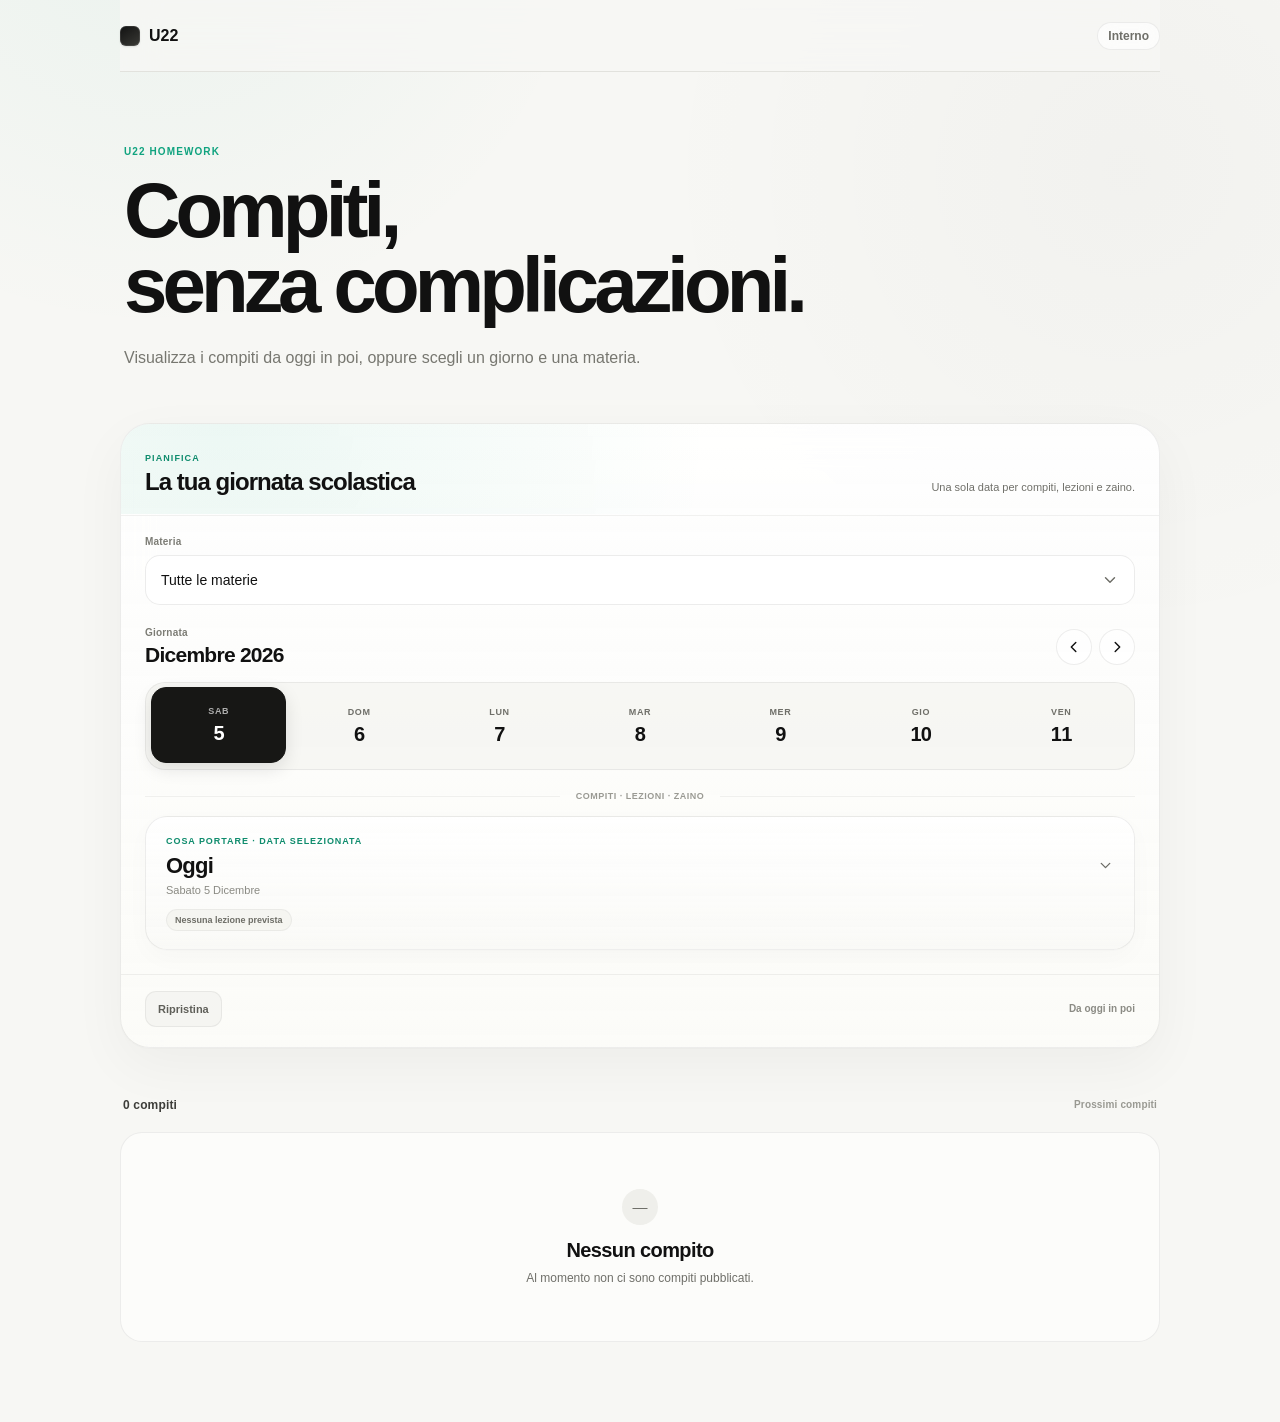
<file: index.html>
<!doctype html>
<html lang="it">
<head>
  <meta charset="utf-8">
  <meta name="viewport" content="width=device-width, initial-scale=1">
  <meta name="robots" content="noindex,nofollow,noarchive,nosnippet">

  <meta http-equiv="Cache-Control" content="no-cache, no-store, must-revalidate">
  <meta http-equiv="Pragma" content="no-cache">
  <meta http-equiv="Expires" content="0">

  <meta name="theme-color" content="#f7f7f4">

  <title>U22 Homework</title>

  <script>
    const css = document.createElement("link");
    css.rel = "stylesheet";
    css.href = "./style.css?v=" + Date.now();
    document.head.appendChild(css);
  </script>
</head>

<body>

  <div class="page">

    <header class="topbar">
      <div class="identity">
        <div class="identity-mark"></div>
        <span>U22</span>
      </div>

      <div class="internal-badge">
        Interno
      </div>
    </header>

    <main>

      <section class="hero">
        <div class="eyebrow">
          U22 HOMEWORK
        </div>

        <h1>
          Compiti,<br>
          senza complicazioni.
        </h1>

        <p>
          Visualizza i compiti da oggi in poi,
          oppure scegli un giorno e una materia.
        </p>
      </section>


      <section class="filters planner-panel">

        <div class="planner-intro">
          <div>
            <div class="planner-eyebrow">
              PIANIFICA
            </div>
            <h2>
              La tua giornata scolastica
            </h2>
          </div>

          <p>
            Una sola data per compiti, lezioni e zaino.
          </p>
        </div>

        <div class="filter-block">

          <div class="filter-label">
            Materia
          </div>

          <div class="custom-select" id="subject-select">

            <button
              class="select-trigger"
              id="subject-trigger"
              type="button"
              aria-haspopup="listbox"
              aria-expanded="false"
            >
              <span id="subject-value">
                Tutte le materie
              </span>

              <svg
                class="chevron"
                viewBox="0 0 20 20"
                aria-hidden="true"
              >
                <path
                  d="M5 7.5 10 12.5 15 7.5"
                  fill="none"
                  stroke="currentColor"
                  stroke-width="1.6"
                  stroke-linecap="round"
                  stroke-linejoin="round"
                />
              </svg>
            </button>

            <div
              class="select-menu"
              id="subject-menu"
              role="listbox"
              hidden
            ></div>

          </div>

        </div>


        <div class="date-section">

          <div class="date-topline">
            <div>
              <div class="filter-label planner-label">
                Giornata
              </div>

              <div
                class="month-title"
                id="month-title"
              >
                —
              </div>
            </div>

            <div class="date-nav">
              <button
                class="round-button"
                id="date-prev"
                type="button"
                aria-label="Giorni precedenti"
              >
                <svg viewBox="0 0 20 20">
                  <path
                    d="M12 5 7 10l5 5"
                    fill="none"
                    stroke="currentColor"
                    stroke-width="1.6"
                    stroke-linecap="round"
                    stroke-linejoin="round"
                  />
                </svg>
              </button>

              <button
                class="round-button"
                id="date-next"
                type="button"
                aria-label="Giorni successivi"
              >
                <svg viewBox="0 0 20 20">
                  <path
                    d="m8 5 5 5-5 5"
                    fill="none"
                    stroke="currentColor"
                    stroke-width="1.6"
                    stroke-linecap="round"
                    stroke-linejoin="round"
                  />
                </svg>
              </button>
            </div>
          </div>

          <div
            class="date-strip"
            id="date-strip"
          ></div>

          <div class="date-carry-divider">
            <span>
              Compiti · Lezioni · Zaino
            </span>
          </div>

          <section
            id="schedule-area"
            class="schedule-area"
          ></section>

          <section
            id="bag-area"
            class="bag-area"
          ></section>

        </div>


        <div class="filter-footer">

          <button
            class="reset-button"
            id="reset-filters"
            type="button"
          >
            Ripristina
          </button>

          <div
            class="view-caption"
            id="view-caption"
          >
            Da oggi in poi
          </div>

        </div>

      </section>
      <section id="notice-area" class="notice-area"></section>

      <section class="content-head">
        <div id="result-count">
          0 compiti
        </div>

        <div id="updated-label">
          Nessun compito pubblicato
        </div>
      </section>


      <section
        id="homework-list"
        class="homework-list"
      ></section>


      <section
        id="empty-state"
        class="empty-state"
      >
        <div class="empty-symbol">
          —
        </div>

        <h2>
          Nessun compito
        </h2>

        <p>
          Al momento non ci sono compiti pubblicati.
        </p>
      </section>

    </main>

  </div>


  <script>
    const bust = Date.now();

    document.write(
      `<script src="./homework.js?v=${bust}"><\/script>`
    );

    document.write(
      `<script src="./orario.js?v=${bust}"><\/script>`
    );

    document.write(
      `<script src="./book-data.js?v=${bust}"><\/script>`
    );

    document.write(
      `<script src="./app.js?v=${bust}"><\/script>`
    );
  </script>

</body>
</html>
</file>
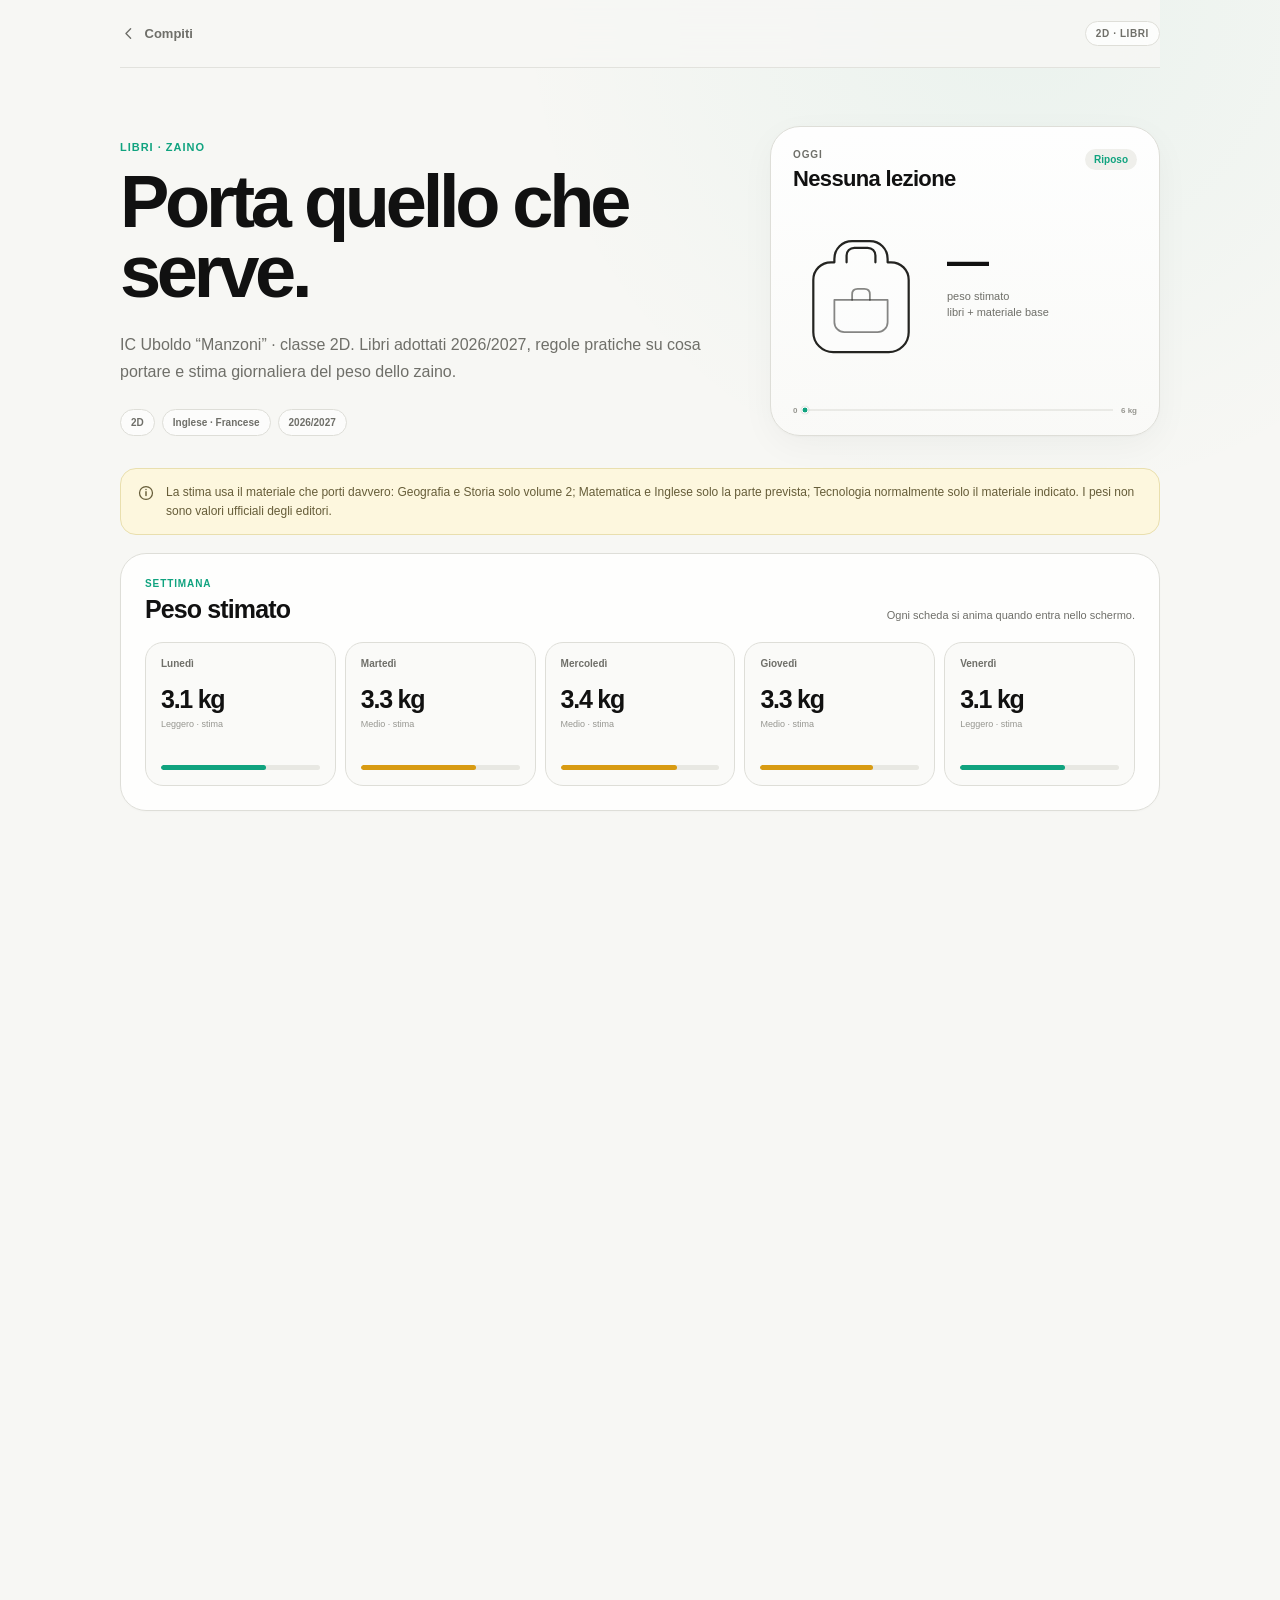
<file: book/index.html>
<!doctype html>
<html lang="it">
<head>
  <meta charset="utf-8">
  <meta name="viewport" content="width=device-width, initial-scale=1">

  <meta name="robots" content="noindex,nofollow,noarchive,nosnippet">
  <meta http-equiv="Cache-Control" content="no-cache, no-store, must-revalidate">
  <meta http-equiv="Pragma" content="no-cache">
  <meta http-equiv="Expires" content="0">

  <meta name="theme-color" content="#f7f7f4">

  <title>Libri e zaino</title>

  <style>
    :root {
      --bg: #f7f7f4;
      --surface: rgba(255,255,255,.82);
      --surface-solid: #ffffff;
      --surface-soft: #efefeb;
      --text: #111111;
      --muted: #6f6f69;
      --muted-2: #969690;
      --line: #deded8;

      --green: #10a37f;
      --green-soft: #e8f6f1;
      --yellow: #d89b13;
      --yellow-soft: #fff7d9;
      --red: #d92d20;
      --red-soft: #fff0ee;

      --shadow:
        0 1px 2px rgba(0,0,0,.025),
        0 10px 34px rgba(0,0,0,.04);
    }

    * {
      box-sizing: border-box;
    }

    html {
      -webkit-text-size-adjust: 100%;
      scroll-behavior: smooth;
    }

    body {
      margin: 0;

      background:
        radial-gradient(
          circle at 80% 0%,
          rgba(16,163,127,.055),
          transparent 32rem
        ),
        var(--bg);

      color: var(--text);

      font-family:
        Inter,
        ui-sans-serif,
        -apple-system,
        BlinkMacSystemFont,
        "Segoe UI",
        Arial,
        sans-serif;
    }

    a {
      color: inherit;
    }

    button {
      font: inherit;
    }

    [hidden] {
      display: none !important;
    }

    .page {
      width: min(1040px, calc(100% - 28px));
      margin: 0 auto;
      padding-bottom: 88px;
    }

    .topbar {
      position: sticky;
      top: 0;
      z-index: 20;

      min-height: 68px;

      display: flex;
      align-items: center;
      justify-content: space-between;

      gap: 14px;

      border-bottom: 1px solid rgba(222,222,216,.82);

      background: rgba(247,247,244,.82);
      backdrop-filter: blur(18px);
    }

    .back {
      display: inline-flex;
      align-items: center;
      gap: 8px;

      color: var(--muted);

      font-size: 13px;
      font-weight: 650;

      text-decoration: none;
    }

    .back svg {
      width: 17px;
      height: 17px;
    }

    .badge {
      padding: 6px 10px;

      border: 1px solid var(--line);
      border-radius: 999px;

      background: rgba(255,255,255,.72);
      color: var(--muted);

      font-size: 10px;
      font-weight: 750;
      letter-spacing: .06em;
    }

    .hero {
      padding: 58px 0 30px;

      display: grid;
      grid-template-columns: minmax(0, 1fr) minmax(300px, 390px);
      gap: 34px;
      align-items: end;
    }

    .hero-copy {
      min-width: 0;
    }

    .eyebrow {
      margin-bottom: 14px;

      color: var(--green);

      font-size: 11px;
      font-weight: 800;
      letter-spacing: .09em;
    }

    h1 {
      margin: 0;

      max-width: 700px;

      font-size: clamp(46px, 8vw, 74px);
      line-height: .95;

      font-weight: 620;
      letter-spacing: -.058em;
    }

    .hero-copy > p {
      max-width: 650px;

      margin: 23px 0 0;

      color: var(--muted);

      font-size: 16px;
      line-height: 1.7;
    }

    .hero-meta {
      margin-top: 24px;

      display: flex;
      flex-wrap: wrap;
      gap: 7px;
    }

    .meta-chip {
      padding: 7px 10px;

      border: 1px solid var(--line);
      border-radius: 999px;

      background: rgba(255,255,255,.66);
      color: var(--muted);

      font-size: 10px;
      font-weight: 680;
    }

    .today-card {
      --today-accent: var(--green);

      position: relative;
      min-height: 310px;

      overflow: hidden;

      padding: 22px;

      border: 1px solid var(--line);
      border-radius: 30px;

      background:
        linear-gradient(
          180deg,
          rgba(255,255,255,.94),
          rgba(250,250,248,.86)
        );

      box-shadow: var(--shadow);
    }

    .today-card.level-light {
      --today-accent: var(--green);
    }

    .today-card.level-medium {
      --today-accent: var(--yellow);
    }

    .today-card.level-heavy {
      --today-accent: var(--red);
    }

    .today-top {
      display: flex;
      align-items: flex-start;
      justify-content: space-between;

      gap: 14px;
    }

    .today-kicker {
      color: var(--muted);

      font-size: 10px;
      font-weight: 780;
      letter-spacing: .09em;
    }

    .today-day {
      margin-top: 6px;

      font-size: 22px;
      font-weight: 640;
      letter-spacing: -.03em;
    }

    .today-level {
      padding: 5px 9px;

      border-radius: 999px;

      background: var(--surface-soft);
      color: var(--today-accent);

      font-size: 10px;
      font-weight: 750;
    }

    .today-middle {
      margin-top: 26px;

      display: grid;
      grid-template-columns: 136px minmax(0, 1fr);
      gap: 18px;
      align-items: center;
    }

    .hero-bag-wrap {
      display: grid;
      place-items: center;
    }

    .hero-bag {
      width: 122px;
      height: 144px;

      overflow: visible;
    }

    .bag-empty {
      fill: rgba(255,255,255,.28);
    }

    .bag-fill {
      fill: var(--today-accent);

      opacity: .9;

      transform-box: fill-box;
      transform-origin: 50% 100%;
      transform: scaleY(var(--fill-ratio, 0));
    }

    body.motion-ready .bag-fill {
      transform: scaleY(0);
    }

    .today-card.is-loaded .bag-fill {
      animation:
        heroBagFill 1.3s
        cubic-bezier(.22,1,.36,1)
        .18s
        forwards;
    }

    .bag-line {
      fill: none;

      stroke: #242421;
      stroke-width: 2;
      stroke-linecap: round;
      stroke-linejoin: round;
    }

    .bag-line.soft {
      stroke: rgba(36,36,33,.55);
      stroke-width: 1.6;
    }

    .today-weight {
      min-width: 0;
    }

    .today-value {
      font-size: 42px;
      line-height: .95;

      font-weight: 660;
      letter-spacing: -.06em;
    }

    .today-label {
      margin-top: 7px;

      color: var(--muted);

      font-size: 11px;
      line-height: 1.5;
    }

    .today-subjects {
      margin-top: 18px;

      display: flex;
      flex-wrap: wrap;

      gap: 6px;
    }

    .today-subjects span {
      padding: 5px 8px;

      border-radius: 999px;

      background: var(--surface-soft);
      color: var(--muted);

      font-size: 9px;
      font-weight: 680;
    }

    .today-scale {
      position: absolute;
      right: 22px;
      bottom: 20px;
      left: 22px;

      display: grid;
      grid-template-columns: auto minmax(0,1fr) auto;
      align-items: center;
      gap: 8px;
    }

    .today-scale-label {
      color: var(--muted-2);
      font-size: 8px;
      font-weight: 680;
    }

    .today-scale-track {
      position: relative;
      height: 10px;
    }

    .today-scale-track::before {
      content: "";

      position: absolute;
      left: 0;
      right: 0;
      top: 50%;

      height: 1px;

      background: #d9d9d3;

      transform: translateY(-50%);
    }

    .today-scale-fill {
      position: absolute;
      left: 0;
      top: 50%;

      width: var(--meter, 0%);
      height: 2px;

      border-radius: 999px;

      background: var(--today-accent);

      transform: translateY(-50%);
    }

    body.motion-ready .today-scale-fill {
      width: 0;
    }

    body.motion-ready .today-scale-dot {
      left: 0;
    }

    .today-card.is-loaded .today-scale-fill {
      animation:
        scaleFill .9s
        cubic-bezier(.22,1,.36,1)
        .36s
        forwards;
    }

    .today-scale-dot {
      position: absolute;
      top: 50%;
      left: var(--meter, 0%);

      width: 7px;
      height: 7px;

      border: 1.5px solid white;
      border-radius: 50%;

      background: var(--today-accent);

      box-shadow:
        0 0 0 1px rgba(17,17,17,.08);

      transform: translate(-50%,-50%);
    }

    .today-card.is-loaded .today-scale-dot {
      animation:
        scaleDot .9s
        cubic-bezier(.22,1,.36,1)
        .36s
        forwards;
    }

    .info-strip {
      margin-top: 2px;
      padding: 14px 16px;

      display: flex;
      align-items: flex-start;
      gap: 11px;

      border: 1px solid #e9dfae;
      border-radius: 16px;

      background: rgba(255,248,217,.78);
      color: #665d39;

      font-size: 12px;
      line-height: 1.55;
    }

    .info-strip svg {
      width: 18px;
      height: 18px;
      flex: 0 0 18px;

      margin-top: 1px;
    }

    .section {
      margin-top: 18px;
      padding: 24px;

      border: 1px solid var(--line);
      border-radius: 26px;

      background: var(--surface);

      box-shadow:
        0 1px 2px rgba(0,0,0,.018);

      backdrop-filter: blur(12px);
    }

    .section-head {
      display: flex;
      align-items: flex-end;
      justify-content: space-between;

      gap: 18px;

      margin-bottom: 19px;
    }

    .section-kicker {
      margin-bottom: 6px;

      color: var(--green);

      font-size: 10px;
      font-weight: 800;
      letter-spacing: .09em;
    }

    .section h2 {
      margin: 0;

      font-size: 25px;
      line-height: 1.12;

      font-weight: 630;
      letter-spacing: -.035em;
    }

    .section-sub {
      max-width: 340px;

      color: var(--muted);

      font-size: 11px;
      line-height: 1.5;
      text-align: right;
    }

    .weight-grid {
      display: grid;

      grid-template-columns:
        repeat(5, minmax(0, 1fr));

      gap: 9px;
    }

    .weight-card {
      --weight-accent: var(--green);
      --bar-width: 0%;

      position: relative;

      min-height: 144px;

      padding: 15px;

      overflow: hidden;

      border: 1px solid var(--line);
      border-radius: 18px;

      background: #fafaf8;

      transition:
        transform .18s ease,
        border-color .18s ease,
        box-shadow .18s ease;
    }

    .weight-card:hover {
      transform: translateY(-2px);

      border-color: #d0d0ca;

      box-shadow:
        0 8px 24px rgba(0,0,0,.045);
    }

    .weight-card.level-light {
      --weight-accent: var(--green);
    }

    .weight-card.level-medium {
      --weight-accent: var(--yellow);
    }

    .weight-card.level-heavy {
      --weight-accent: var(--red);
    }

    .weight-card.is-today {
      border-color: color-mix(in srgb, var(--weight-accent) 36%, var(--line));
      background:
        linear-gradient(
          180deg,
          color-mix(in srgb, var(--weight-accent) 7%, white),
          #fafaf8
        );
    }

    .weight-day {
      display: flex;
      align-items: center;
      justify-content: space-between;

      gap: 6px;

      color: var(--muted);

      font-size: 10px;
      font-weight: 720;
    }

    .weight-today {
      padding: 3px 6px;

      border-radius: 999px;

      background: white;
      color: var(--weight-accent);

      font-size: 8px;
      font-weight: 800;
    }

    .weight-value {
      margin-top: 18px;

      font-size: 25px;
      line-height: 1;

      font-weight: 680;
      letter-spacing: -.05em;
    }

    .weight-meta {
      margin-top: 6px;

      color: var(--muted-2);

      font-size: 9px;
      line-height: 1.45;
    }

    .weight-bar {
      position: absolute;
      left: 15px;
      right: 15px;
      bottom: 15px;

      height: 5px;

      overflow: hidden;

      border-radius: 999px;
      background: #e8e8e3;
    }

    .weight-fill {
      width: 0;
      height: 100%;

      border-radius: inherit;

      background: var(--weight-accent);
    }

    .weight-card.is-visible .weight-fill {
      width: var(--bar-width);

      transition:
        width 1.05s
        cubic-bezier(.22,1,.36,1)
        var(--delay, 0ms);
    }

    .rules-grid {
      display: grid;
      grid-template-columns:
        repeat(3, minmax(0,1fr));

      gap: 9px;
    }

    .rule-card {
      padding: 16px;

      border: 1px solid var(--line);
      border-radius: 17px;

      background: #fafaf8;
    }

    .rule-subject {
      display: inline-flex;

      margin-bottom: 9px;
      padding: 4px 8px;

      border-radius: 999px;

      background: var(--green-soft);
      color: #08765b;

      font-size: 9px;
      font-weight: 780;
      text-transform: uppercase;
    }

    .rule-card p {
      margin: 0;

      color: var(--muted);

      font-size: 12px;
      line-height: 1.55;
    }

    .books-toolbar {
      margin-bottom: 17px;

      display: flex;
      gap: 7px;

      overflow-x: auto;
      scrollbar-width: none;

      -webkit-overflow-scrolling: touch;
    }

    .books-toolbar::-webkit-scrollbar {
      display: none;
    }

    .filter-chip {
      flex: 0 0 auto;

      min-height: 34px;
      padding: 0 11px;

      border: 1px solid var(--line);
      border-radius: 999px;

      background: white;
      color: var(--muted);

      font-size: 10px;
      font-weight: 700;

      cursor: pointer;

      transition:
        background .15s ease,
        color .15s ease,
        border-color .15s ease;
    }

    .filter-chip.is-active {
      border-color: #111;
      background: #111;
      color: white;
    }

    .books {
      display: grid;

      grid-template-columns:
        repeat(2, minmax(0,1fr));

      gap: 10px;
    }

    .book-card {
      position: relative;

      padding: 18px;

      border: 1px solid var(--line);
      border-radius: 19px;

      background: #fafaf8;

      transition:
        transform .18s ease,
        box-shadow .18s ease,
        border-color .18s ease;
    }

    .book-card:hover {
      transform: translateY(-2px);

      border-color: #d0d0ca;

      box-shadow:
        0 10px 26px rgba(0,0,0,.045);
    }

    .book-top {
      display: flex;
      align-items: flex-start;
      justify-content: space-between;

      gap: 14px;
    }

    .book-main {
      min-width: 0;
    }

    .subject {
      display: inline-flex;

      margin-bottom: 10px;
      padding: 5px 8px;

      border-radius: 999px;

      background: var(--green-soft);
      color: #08765b;

      font-size: 9px;
      font-weight: 780;
      text-transform: uppercase;
    }

    .book-card h3 {
      margin: 0;

      font-size: 17px;
      line-height: 1.28;

      font-weight: 640;
      letter-spacing: -.02em;
    }

    .book-subtitle {
      margin: 7px 0 0;

      color: var(--muted);

      font-size: 12px;
      line-height: 1.5;
    }

    .book-publisher {
      margin: 10px 0 0;

      color: #555550;

      font-size: 11px;
      font-weight: 650;
      line-height: 1.45;
    }

    .book-authors {
      margin: 3px 0 0;

      color: var(--muted-2);

      font-size: 10px;
      line-height: 1.45;
    }

    .kg {
      flex: 0 0 auto;

      padding: 5px 8px;

      border-radius: 999px;

      background: white;
      color: var(--muted);

      font-size: 9px;
      font-weight: 720;
      white-space: nowrap;
    }

    .carry-note {
      margin-top: 13px;
      padding: 10px 11px;

      border-radius: 12px;

      background: var(--green-soft);
      color: #365f54;

      font-size: 10px;
      line-height: 1.5;
      font-weight: 650;
    }

    .carry-note.is-caution {
      background: var(--yellow-soft);
      color: #6b5600;
    }

    .isbn {
      margin-top: 13px;
      padding-top: 11px;

      border-top: 1px solid var(--line);

      color: var(--muted-2);

      font-size: 9px;
      font-weight: 620;
      letter-spacing: .02em;
    }

    .reveal {
      opacity: 1;
      transform: translateY(0);
    }

    body.motion-ready .reveal {
      opacity: 0;
      transform: translateY(14px);

      transition:
        opacity .48s ease var(--delay, 0ms),
        transform .58s cubic-bezier(.22,1,.36,1) var(--delay, 0ms);
    }

    body.motion-ready .reveal.is-visible {
      opacity: 1;
      transform: translateY(0);
    }

    .hero-load {
      opacity: 1;
      transform: translateY(0);
    }

    body.motion-ready .hero-load {
      opacity: 0;
      transform: translateY(12px);
    }

    body.motion-ready.is-ready .hero-load {
      opacity: 1;
      transform: translateY(0);

      transition:
        opacity .56s ease var(--load-delay, 0ms),
        transform .72s cubic-bezier(.22,1,.36,1) var(--load-delay, 0ms);
    }

    @keyframes heroBagFill {
      from {
        transform: scaleY(0);
        opacity: .14;
      }

      to {
        transform: scaleY(var(--fill-ratio));
        opacity: .9;
      }
    }

    @keyframes scaleFill {
      from {
        width: 0;
      }

      to {
        width: var(--meter);
      }
    }

    @keyframes scaleDot {
      from {
        left: 0;
      }

      to {
        left: var(--meter);
      }
    }

    @media (max-width: 900px) {
      .hero {
        grid-template-columns: 1fr;
      }

      .today-card {
        min-height: 280px;
      }

      .weight-grid {
        grid-template-columns:
          repeat(3, minmax(0,1fr));
      }
    }

    @media (max-width: 700px) {
      .page {
        width: calc(100% - 22px);
      }

      .hero {
        padding-top: 42px;
        gap: 24px;
      }

      .today-card {
        border-radius: 24px;
      }

      .section {
        padding: 18px;
        border-radius: 22px;
      }

      .section-head {
        align-items: flex-start;
        flex-direction: column;
        gap: 6px;
      }

      .section-sub {
        max-width: none;
        text-align: left;
      }

      .weight-grid {
        grid-template-columns:
          repeat(2, minmax(0,1fr));
      }

      .rules-grid {
        grid-template-columns: 1fr;
      }

      .books {
        grid-template-columns: 1fr;
      }
    }

    @media (max-width: 440px) {
      .today-card {
        min-height: 300px;
        padding: 18px;
      }

      .today-middle {
        grid-template-columns: 112px minmax(0,1fr);
        gap: 11px;
      }

      .hero-bag {
        width: 102px;
        height: 122px;
      }

      .today-value {
        font-size: 36px;
      }

      .today-scale {
        right: 18px;
        bottom: 17px;
        left: 18px;
      }

      .weight-grid {
        grid-template-columns: 1fr 1fr;
      }

      .weight-card {
        min-height: 132px;
      }

      .book-top {
        flex-direction: column;
      }

      .kg {
        order: 2;
      }
    }

    @media (prefers-reduced-motion: reduce) {
      html {
        scroll-behavior: auto;
      }

      *,
      *::before,
      *::after {
        animation-duration: .001ms !important;
        animation-iteration-count: 1 !important;
        transition-duration: .001ms !important;
      }

      .reveal,
      .hero-load {
        opacity: 1 !important;
        transform: none !important;
      }
    }
  </style>
</head>

<body>

  <div class="page">

    <header class="topbar">

      <a
        class="back"
        href="../"
      >
        <svg viewBox="0 0 20 20" aria-hidden="true">
          <path
            d="M12.5 4.5 7 10l5.5 5.5"
            fill="none"
            stroke="currentColor"
            stroke-width="1.6"
            stroke-linecap="round"
            stroke-linejoin="round"
          />
        </svg>

        Compiti
      </a>

      <span class="badge">
        2D · LIBRI
      </span>

    </header>


    <main>

      <section class="hero">

        <div class="hero-copy">

          <div
            class="eyebrow hero-load"
            style="--load-delay:40ms"
          >
            LIBRI · ZAINO
          </div>

          <h1
            class="hero-load"
            style="--load-delay:90ms"
          >
            Porta quello
            che serve.
          </h1>

          <p
            class="hero-load"
            style="--load-delay:150ms"
          >
            IC Uboldo “Manzoni” · classe 2D.
            Libri adottati 2026/2027, regole pratiche
            su cosa portare e stima giornaliera
            del peso dello zaino.
          </p>

          <div
            class="hero-meta hero-load"
            style="--load-delay:210ms"
          >
            <span class="meta-chip">
              2D
            </span>

            <span class="meta-chip">
              Inglese · Francese
            </span>

            <span class="meta-chip">
              2026/2027
            </span>
          </div>

        </div>


        <article
          class="today-card hero-load"
          id="today-card"
          style="--load-delay:170ms"
        >
          <div class="today-top">
            <div>
              <div class="today-kicker">
                OGGI
              </div>

              <div
                class="today-day"
                id="today-day"
              >
                —
              </div>
            </div>

            <span
              class="today-level"
              id="today-level"
            >
              —
            </span>
          </div>


          <div class="today-middle">

            <div class="hero-bag-wrap">

              <svg
                class="hero-bag"
                viewBox="0 0 110 126"
                aria-hidden="true"
              >
                <defs>
                  <clipPath id="today-bag-clip">
                    <path
                      d="M31 35
                         C31 26 38 19 47 19
                         H63
                         C72 19 79 26 79 35
                         V38
                         H82
                         C91 38 98 45 98 54
                         V101
                         C98 111 90 119 80 119
                         H30
                         C20 119 12 111 12 101
                         V54
                         C12 45 19 38 28 38
                         H31
                         Z"
                    />
                  </clipPath>
                </defs>

                <path
                  class="bag-empty"
                  d="M31 35
                     C31 26 38 19 47 19
                     H63
                     C72 19 79 26 79 35
                     V38
                     H82
                     C91 38 98 45 98 54
                     V101
                     C98 111 90 119 80 119
                     H30
                     C20 119 12 111 12 101
                     V54
                     C12 45 19 38 28 38
                     H31
                     Z"
                />

                <rect
                  class="bag-fill"
                  x="12"
                  y="31"
                  width="86"
                  height="88"
                  clip-path="url(#today-bag-clip)"
                />

                <path
                  class="bag-line"
                  d="M31 35
                     C31 26 38 19 47 19
                     H63
                     C72 19 79 26 79 35
                     V38
                     H82
                     C91 38 98 45 98 54
                     V101
                     C98 111 90 119 80 119
                     H30
                     C20 119 12 111 12 101
                     V54
                     C12 45 19 38 28 38
                     H31
                     Z"
                />

                <path
                  class="bag-line"
                  d="M42 38
                     V32
                     C42 28 45 25 49 25
                     H61
                     C65 25 68 28 68 32
                     V38"
                />

                <path
                  class="bag-line soft"
                  d="M31 72
                     H79
                     V92
                     C79 97 75 101 70 101
                     H40
                     C35 101 31 97 31 92
                     Z"
                />

                <path
                  class="bag-line soft"
                  d="M47 72
                     V67
                     C47 64 49 62 52 62
                     H58
                     C61 62 63 64 63 67
                     V72"
                />
              </svg>

            </div>


            <div class="today-weight">

              <div
                class="today-value"
                id="today-value"
              >
                —
              </div>

              <div class="today-label">
                peso stimato<br>
                libri + materiale base
              </div>

              <div
                class="today-subjects"
                id="today-subjects"
              ></div>

            </div>

          </div>


          <div class="today-scale">

            <span class="today-scale-label">
              0
            </span>

            <div class="today-scale-track">
              <span class="today-scale-fill"></span>
              <span class="today-scale-dot"></span>
            </div>

            <span class="today-scale-label">
              6 kg
            </span>

          </div>

        </article>

      </section>


      <div
        class="info-strip reveal"
        style="--delay:20ms"
      >
        <svg viewBox="0 0 20 20" aria-hidden="true">
          <circle
            cx="10"
            cy="10"
            r="7.2"
            fill="none"
            stroke="currentColor"
            stroke-width="1.4"
          />
          <path
            d="M10 8.7v4.2M10 6.2h.01"
            fill="none"
            stroke="currentColor"
            stroke-width="1.6"
            stroke-linecap="round"
          />
        </svg>

        <span>
          La stima usa il materiale che porti davvero:
          Geografia e Storia solo volume 2;
          Matematica e Inglese solo la parte prevista;
          Tecnologia normalmente solo il materiale indicato.
          I pesi non sono valori ufficiali degli editori.
        </span>
      </div>


      <section
        class="section reveal"
        id="settimana"
      >

        <div class="section-head">

          <div>
            <div class="section-kicker">
              SETTIMANA
            </div>

            <h2>
              Peso stimato
            </h2>
          </div>

          <div class="section-sub">
            Ogni scheda si anima quando entra nello schermo.
          </div>

        </div>

        <div
          class="weight-grid"
          id="weight-grid"
        ></div>

      </section>


      <section
        class="section reveal"
        id="regole"
      >

        <div class="section-head">

          <div>
            <div class="section-kicker">
              REGOLE PRATICHE
            </div>

            <h2>
              Cosa portare
            </h2>
          </div>

          <div class="section-sub">
            Le indicazioni che usiamo per stimare lo zaino.
          </div>

        </div>

        <div
          class="rules-grid"
          id="rules-grid"
        ></div>

      </section>


      <section
        class="section reveal"
        id="libri"
      >

        <div class="section-head">

          <div>
            <div class="section-kicker">
              ELENCO
            </div>

            <h2>
              Libri adottati
            </h2>
          </div>

          <div
            class="section-sub"
            id="books-count"
          >
            —
          </div>

        </div>


        <div
          class="books-toolbar"
          id="books-toolbar"
          aria-label="Filtra per materia"
        ></div>


        <div
          class="books"
          id="books"
        ></div>

      </section>

    </main>

  </div>


  <script src="../orario.js"></script>
  <script src="../book-data.js"></script>

  <script>
    document.body.classList.add(
      "motion-ready"
    );

    const BOOKS =
      Array.isArray(window.BOOK_DATA)
        ? window.BOOK_DATA
        : [];

    const WEIGHTS =
      window.SUBJECT_CARRY_WEIGHT || {};

    const NOTES =
      window.SUBJECT_CARRY_NOTE || {};

    const META =
      window.BAG_ESTIMATE_META || {
        baseKg: 0.9
      };

    const TIMETABLE =
      window.TIMETABLE_DATA || {};


    function level(weight) {
      if (weight <= 4) {
        return {
          key: "light",
          label: "Leggero"
        };
      }

      if (weight <= 4.8) {
        return {
          key: "medium",
          label: "Medio"
        };
      }

      return {
        key: "heavy",
        label: "Pesante"
      };
    }


    function uniqueSubjects(day) {
      const data =
        TIMETABLE[day];

      if (!data) {
        return [];
      }

      return [
        ...new Set(
          data.lessons
            .filter(Boolean)
            .filter(
              subject =>
                subject !==
                "Prolungamento"
            )
        )
      ];
    }


    function dayWeight(day) {
      const subjects =
        uniqueSubjects(day);

      if (!subjects.length) {
        return 0;
      }

      return subjects.reduce(
        (total, subject) =>
          total +
          (WEIGHTS[subject] || 0),
        META.baseKg || 0.9
      );
    }


    function weekdayName(day) {
      return {
        1: "Lunedì",
        2: "Martedì",
        3: "Mercoledì",
        4: "Giovedì",
        5: "Venerdì"
      }[day] || "Nessuna lezione";
    }


    function createElement(
      tag,
      className,
      text
    ) {
      const el =
        document.createElement(tag);

      if (className) {
        el.className = className;
      }

      if (text !== undefined) {
        el.textContent = text;
      }

      return el;
    }


    function renderToday() {
      const now =
        new Date();

      const day =
        now.getDay();

      const todayCard =
        document.querySelector(
          "#today-card"
        );

      const dayEl =
        document.querySelector(
          "#today-day"
        );

      const levelEl =
        document.querySelector(
          "#today-level"
        );

      const valueEl =
        document.querySelector(
          "#today-value"
        );

      const subjectsEl =
        document.querySelector(
          "#today-subjects"
        );

      if (
        day === 0 ||
        day === 6 ||
        !TIMETABLE[day]
      ) {
        dayEl.textContent =
          weekdayName(day);

        levelEl.textContent =
          "Riposo";

        valueEl.textContent =
          "—";

        subjectsEl.innerHTML = "";

        todayCard.style.setProperty(
          "--fill-ratio",
          "0"
        );

        todayCard.style.setProperty(
          "--meter",
          "0%"
        );

        todayCard.classList.add(
          "level-light"
        );

        return;
      }

      const kg =
        dayWeight(day);

      const state =
        level(kg);

      const subjects =
        uniqueSubjects(day);

      const ratio =
        Math.max(
          .12,
          Math.min(
            .94,
            kg / 6
          )
        );

      const meter =
        Math.round(
          ratio * 100
        ) + "%";

      dayEl.textContent =
        weekdayName(day);

      levelEl.textContent =
        state.label;

      valueEl.textContent =
        kg.toFixed(1) +
        " kg";

      todayCard.classList.add(
        "level-" + state.key
      );

      todayCard.style.setProperty(
        "--fill-ratio",
        ratio
      );

      todayCard.style.setProperty(
        "--meter",
        meter
      );

      subjectsEl.innerHTML = "";

      subjects.forEach(subject => {
        subjectsEl.appendChild(
          createElement(
            "span",
            "",
            subject
          )
        );
      });
    }


    function renderWeights() {
      const grid =
        document.querySelector(
          "#weight-grid"
        );

      const currentDay =
        new Date().getDay();

      grid.innerHTML = "";

      [1,2,3,4,5]
        .forEach((day, index) => {
          const kg =
            dayWeight(day);

          const state =
            level(kg);

          const width =
            Math.min(
              100,
              (kg / 6) * 100
            );

          const card =
            createElement(
              "article",
              "weight-card level-" +
              state.key +
              " reveal"
            );

          card.style.setProperty(
            "--bar-width",
            width + "%"
          );

          card.style.setProperty(
            "--delay",
            (index * 60) + "ms"
          );

          if (day === currentDay) {
            card.classList.add(
              "is-today"
            );
          }

          const top =
            createElement(
              "div",
              "weight-day"
            );

          top.appendChild(
            createElement(
              "span",
              "",
              weekdayName(day)
            )
          );

          if (day === currentDay) {
            top.appendChild(
              createElement(
                "span",
                "weight-today",
                "OGGI"
              )
            );
          }

          const value =
            createElement(
              "div",
              "weight-value",
              "0.0 kg"
            );

          value.dataset.target =
            kg.toFixed(1);

          const meta =
            createElement(
              "div",
              "weight-meta",
              state.label +
              " · stima"
            );

          const bar =
            createElement(
              "div",
              "weight-bar"
            );

          bar.appendChild(
            createElement(
              "div",
              "weight-fill"
            )
          );

          card.appendChild(top);
          card.appendChild(value);
          card.appendChild(meta);
          card.appendChild(bar);

          grid.appendChild(card);
        });
    }


    function renderRules() {
      const grid =
        document.querySelector(
          "#rules-grid"
        );

      const preferred = [
        "Geografia",
        "Storia",
        "Matematica",
        "Inglese",
        "Tecnologia"
      ];

      grid.innerHTML = "";

      preferred.forEach(
        (subject, index) => {
          if (!NOTES[subject]) {
            return;
          }

          const card =
            createElement(
              "article",
              "rule-card reveal"
            );

          card.style.setProperty(
            "--delay",
            (index * 55) + "ms"
          );

          card.appendChild(
            createElement(
              "span",
              "rule-subject",
              subject
            )
          );

          card.appendChild(
            createElement(
              "p",
              "",
              NOTES[subject]
            )
          );

          grid.appendChild(card);
        }
      );
    }


    function bookCard(book, index) {
      const card =
        createElement(
          "article",
          "book-card reveal"
        );

      card.dataset.subject =
        book.subject;

      card.style.setProperty(
        "--delay",
        ((index % 6) * 45) + "ms"
      );

      const top =
        createElement(
          "div",
          "book-top"
        );

      const main =
        createElement(
          "div",
          "book-main"
        );

      main.appendChild(
        createElement(
          "span",
          "subject",
          book.subject
        )
      );

      main.appendChild(
        createElement(
          "h3",
          "",
          book.title
        )
      );

      main.appendChild(
        createElement(
          "p",
          "book-subtitle",
          book.subtitle
        )
      );

      main.appendChild(
        createElement(
          "p",
          "book-publisher",
          book.publisher
        )
      );

      if (book.authors) {
        main.appendChild(
          createElement(
            "p",
            "book-authors",
            book.authors
          )
        );
      }

      top.appendChild(main);

      top.appendChild(
        createElement(
          "span",
          "kg",
          "~" +
          book.estimatedCarryKg.toFixed(2) +
          " kg"
        )
      );

      card.appendChild(top);

      if (book.carryNote) {
        const note =
          createElement(
            "div",
            "carry-note",
            book.carryNote
          );

        if (
          book.subject ===
            "Tecnologia" ||
          book.subject ===
            "Matematica" ||
          book.subject ===
            "Inglese"
        ) {
          note.classList.add(
            "is-caution"
          );
        }

        if (
          book.fullSetEstimatedKg
        ) {
          note.textContent +=
            " · Set completo ~" +
            book.fullSetEstimatedKg
              .toFixed(2) +
            " kg";
        }

        card.appendChild(note);
      }

      card.appendChild(
        createElement(
          "div",
          "isbn",
          "ISBN " + book.isbn
        )
      );

      return card;
    }


    function renderBooks() {
      const books =
        document.querySelector(
          "#books"
        );

      const count =
        document.querySelector(
          "#books-count"
        );

      books.innerHTML = "";

      BOOKS.forEach(
        (book, index) => {
          books.appendChild(
            bookCard(
              book,
              index
            )
          );
        }
      );

      count.textContent =
        BOOKS.length +
        (
          BOOKS.length === 1
            ? " adozione"
            : " adozioni"
        );
    }


    function renderFilters() {
      const toolbar =
        document.querySelector(
          "#books-toolbar"
        );

      const subjects = [
        "Tutti",
        ...new Set(
          BOOKS.map(
            book =>
              book.subject
          )
        )
      ];

      toolbar.innerHTML = "";

      subjects.forEach(
        (subject, index) => {
          const button =
            createElement(
              "button",
              "filter-chip",
              subject
            );

          button.type =
            "button";

          if (index === 0) {
            button.classList.add(
              "is-active"
            );
          }

          button.addEventListener(
            "click",
            () => {
              toolbar
                .querySelectorAll(
                  ".filter-chip"
                )
                .forEach(item => {
                  item.classList.remove(
                    "is-active"
                  );
                });

              button.classList.add(
                "is-active"
              );

              document
                .querySelectorAll(
                  ".book-card"
                )
                .forEach(card => {
                  const show =
                    subject ===
                      "Tutti" ||
                    card.dataset.subject ===
                      subject;

                  card.hidden =
                    !show;

                  if (show) {
                    card.classList.remove(
                      "is-visible"
                    );

                    requestAnimationFrame(
                      () => {
                        card.classList.add(
                          "is-visible"
                        );
                      }
                    );
                  }
                });
            }
          );

          toolbar.appendChild(
            button
          );
        }
      );
    }


    function animateNumber(
      element,
      target
    ) {
      if (!element) {
        return;
      }

      const duration =
        720;

      const start =
        performance.now();

      function frame(now) {
        const progress =
          Math.min(
            1,
            (now - start) /
            duration
          );

        const eased =
          1 -
          Math.pow(
            1 - progress,
            3
          );

        element.textContent =
          (
            target *
            eased
          ).toFixed(1) +
          " kg";

        if (progress < 1) {
          requestAnimationFrame(
            frame
          );
        }
      }

      requestAnimationFrame(
        frame
      );
    }


    function setupReveal() {
      const items =
        document.querySelectorAll(
          ".reveal"
        );

      if (
        !("IntersectionObserver" in window)
      ) {
        items.forEach(
          item =>
            item.classList.add(
              "is-visible"
            )
        );

        return;
      }

      const observer =
        new IntersectionObserver(
          entries => {
            entries.forEach(
              entry => {
                const el =
                  entry.target;

                if (
                  entry.isIntersecting
                ) {
                  el.classList.add(
                    "is-visible"
                  );

                  const value =
                    el.querySelector(
                      ".weight-value[data-target]"
                    );

                  if (value) {
                    animateNumber(
                      value,
                      Number(
                        value.dataset.target
                      )
                    );
                  }
                } else {
                  el.classList.remove(
                    "is-visible"
                  );

                  const value =
                    el.querySelector(
                      ".weight-value[data-target]"
                    );

                  if (value) {
                    value.textContent =
                      "0.0 kg";
                  }
                }
              }
            );
          },
          {
            threshold: .12,
            rootMargin:
              "-5% 0px -7% 0px"
          }
        );

      items.forEach(
        item =>
          observer.observe(item)
      );
    }


    function startLoadAnimation() {
      requestAnimationFrame(
        () => {
          document.body.classList.add(
            "is-ready"
          );

          requestAnimationFrame(
            () => {
              const todayCard =
                document.querySelector(
                  "#today-card"
                );

              todayCard.classList.add(
                "is-loaded"
              );
            }
          );
        }
      );
    }


    try {
      renderToday();
      renderWeights();
      renderRules();
      renderBooks();
      renderFilters();
      setupReveal();
      startLoadAnimation();
    } catch (error) {
      console.error(
        "Book page render error:",
        error
      );

      document.body.classList.remove(
        "motion-ready"
      );

      const count =
        document.querySelector(
          "#books-count"
        );

      if (count) {
        count.textContent =
          "Dati temporaneamente non disponibili";
      }
    }
  </script>

</body>
</html>
</file>
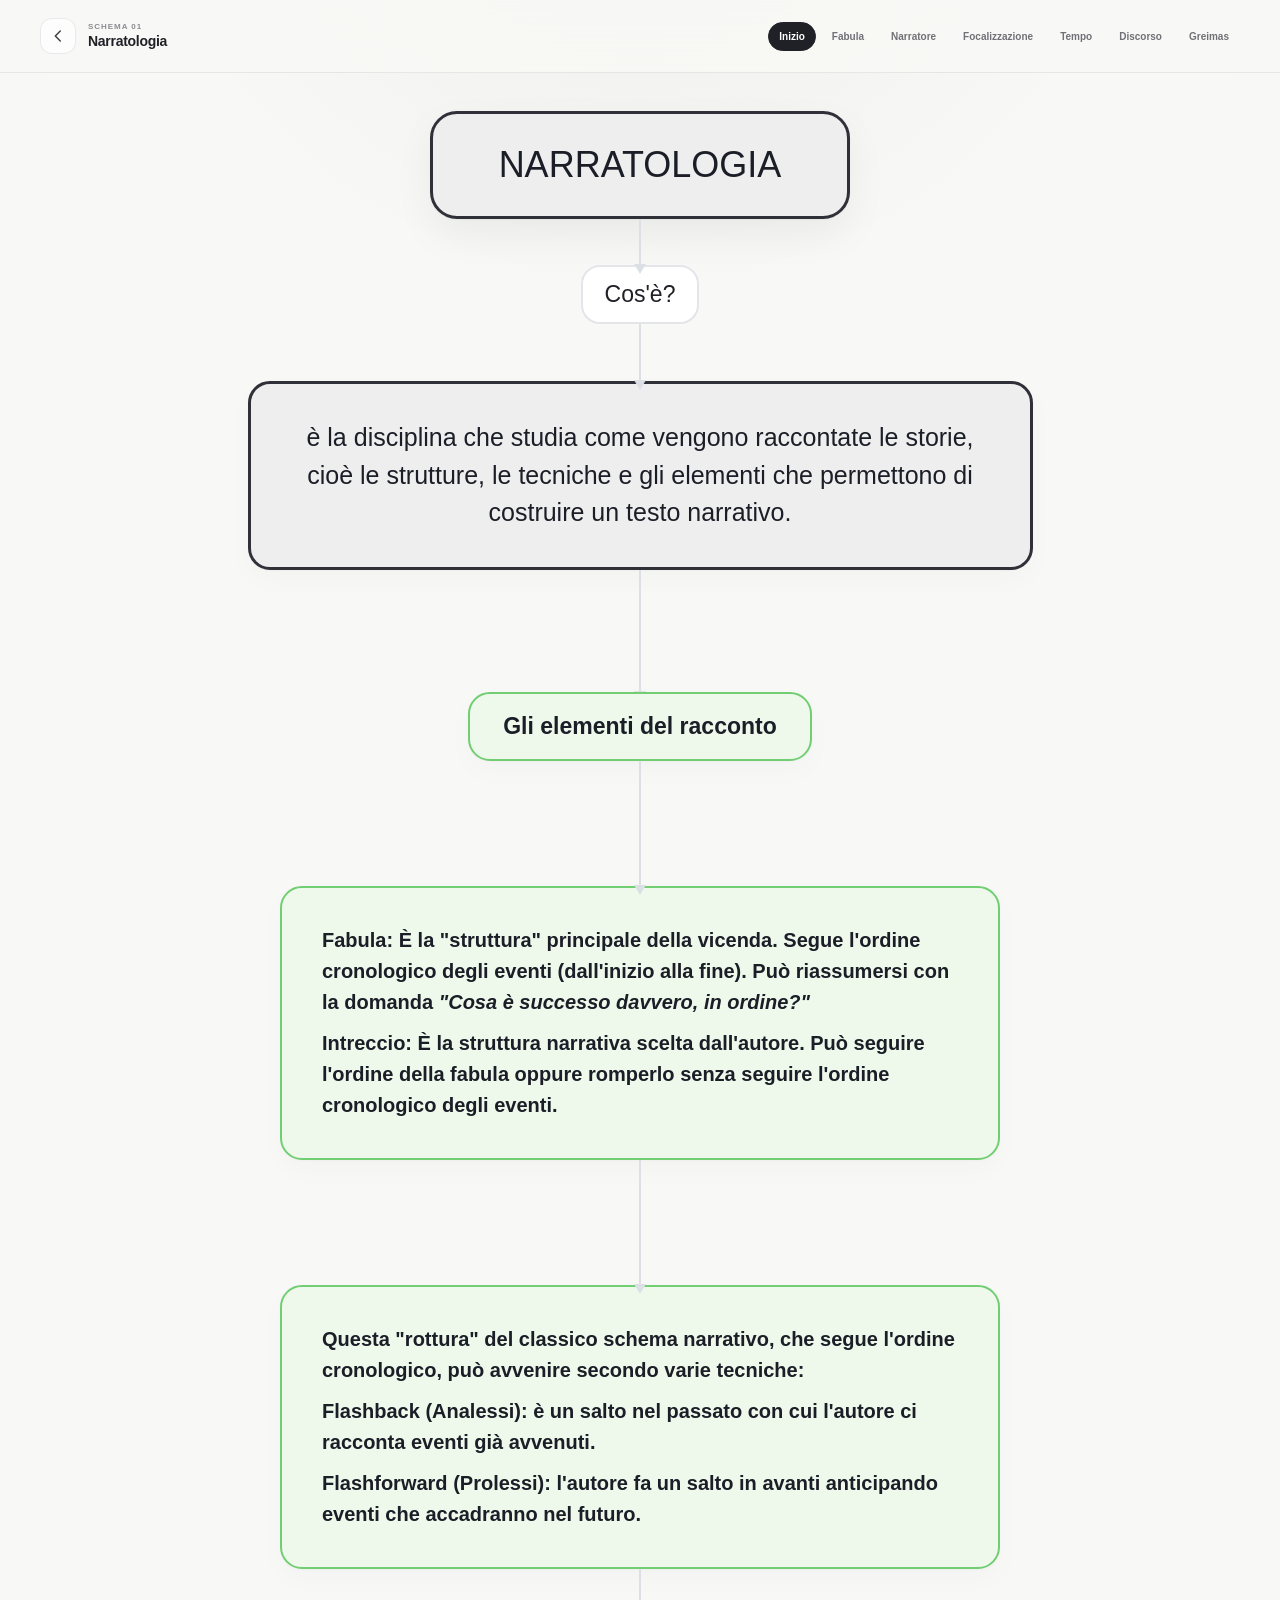
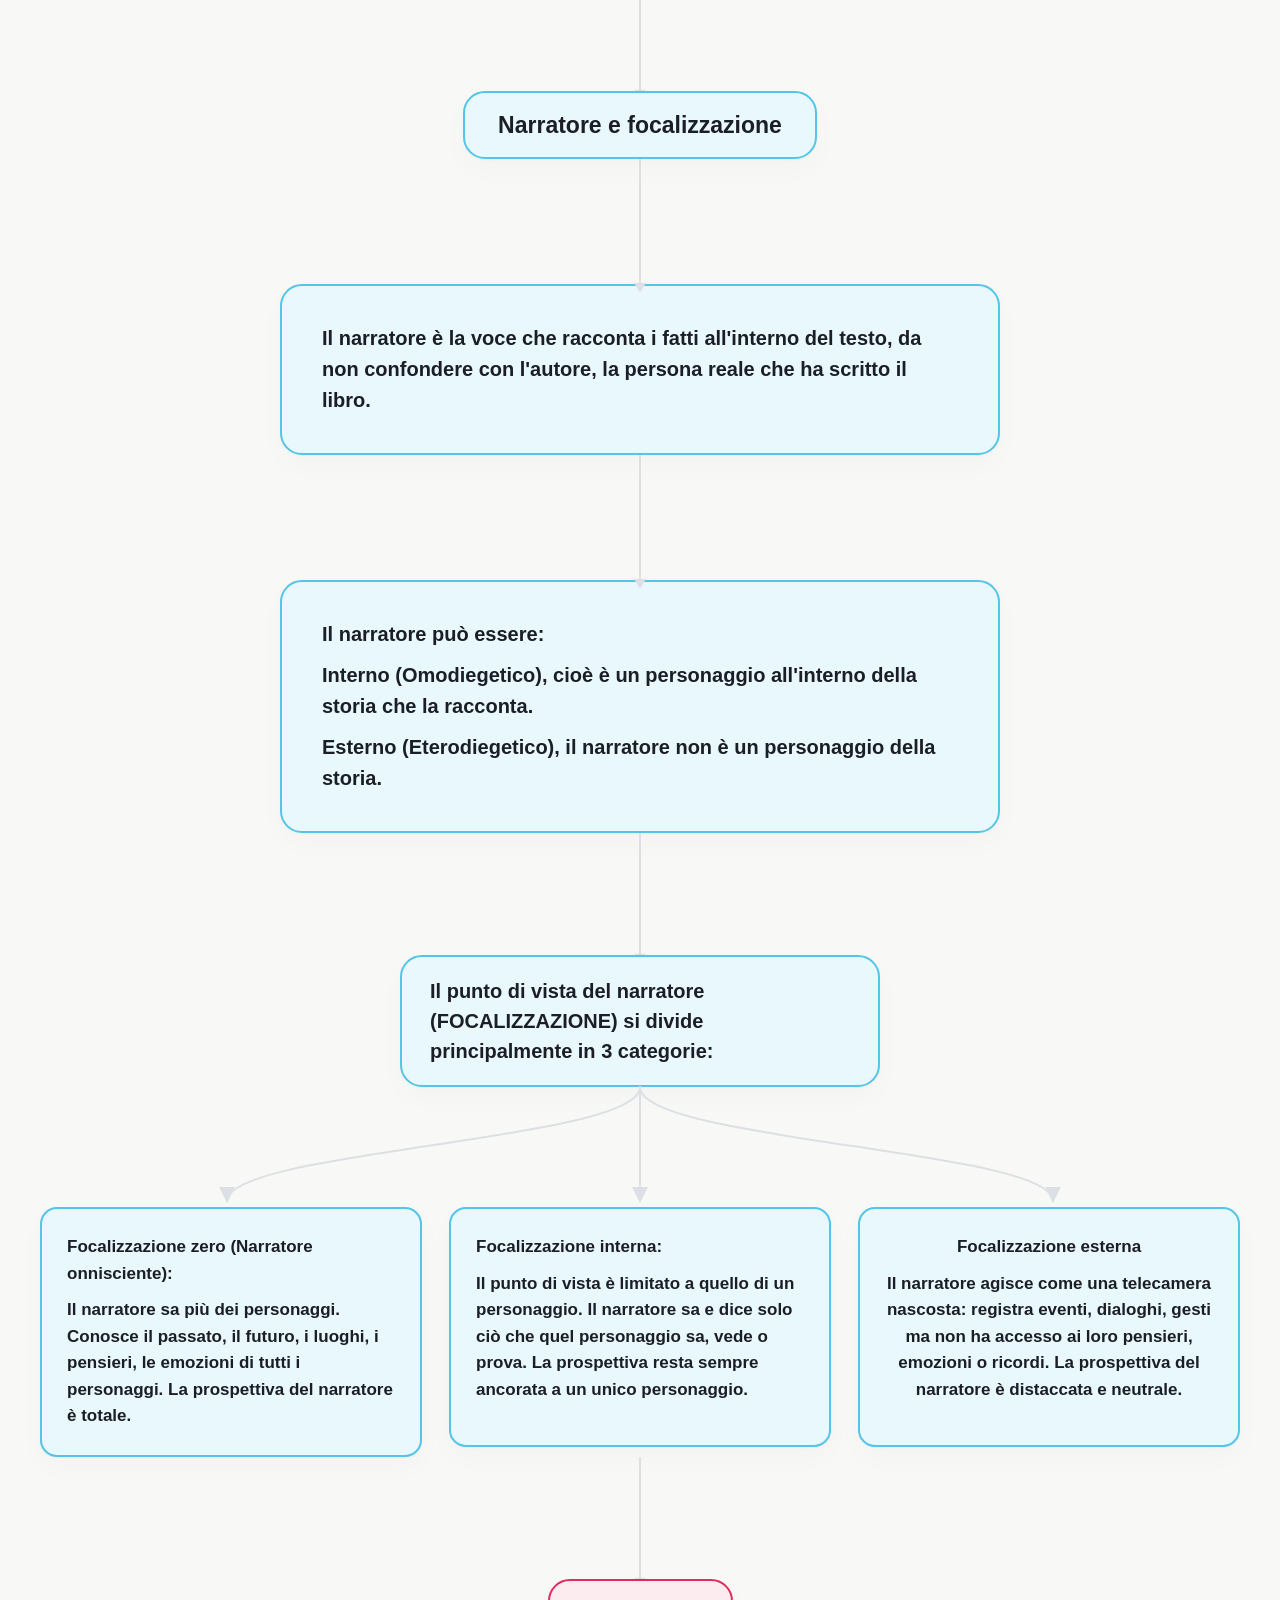
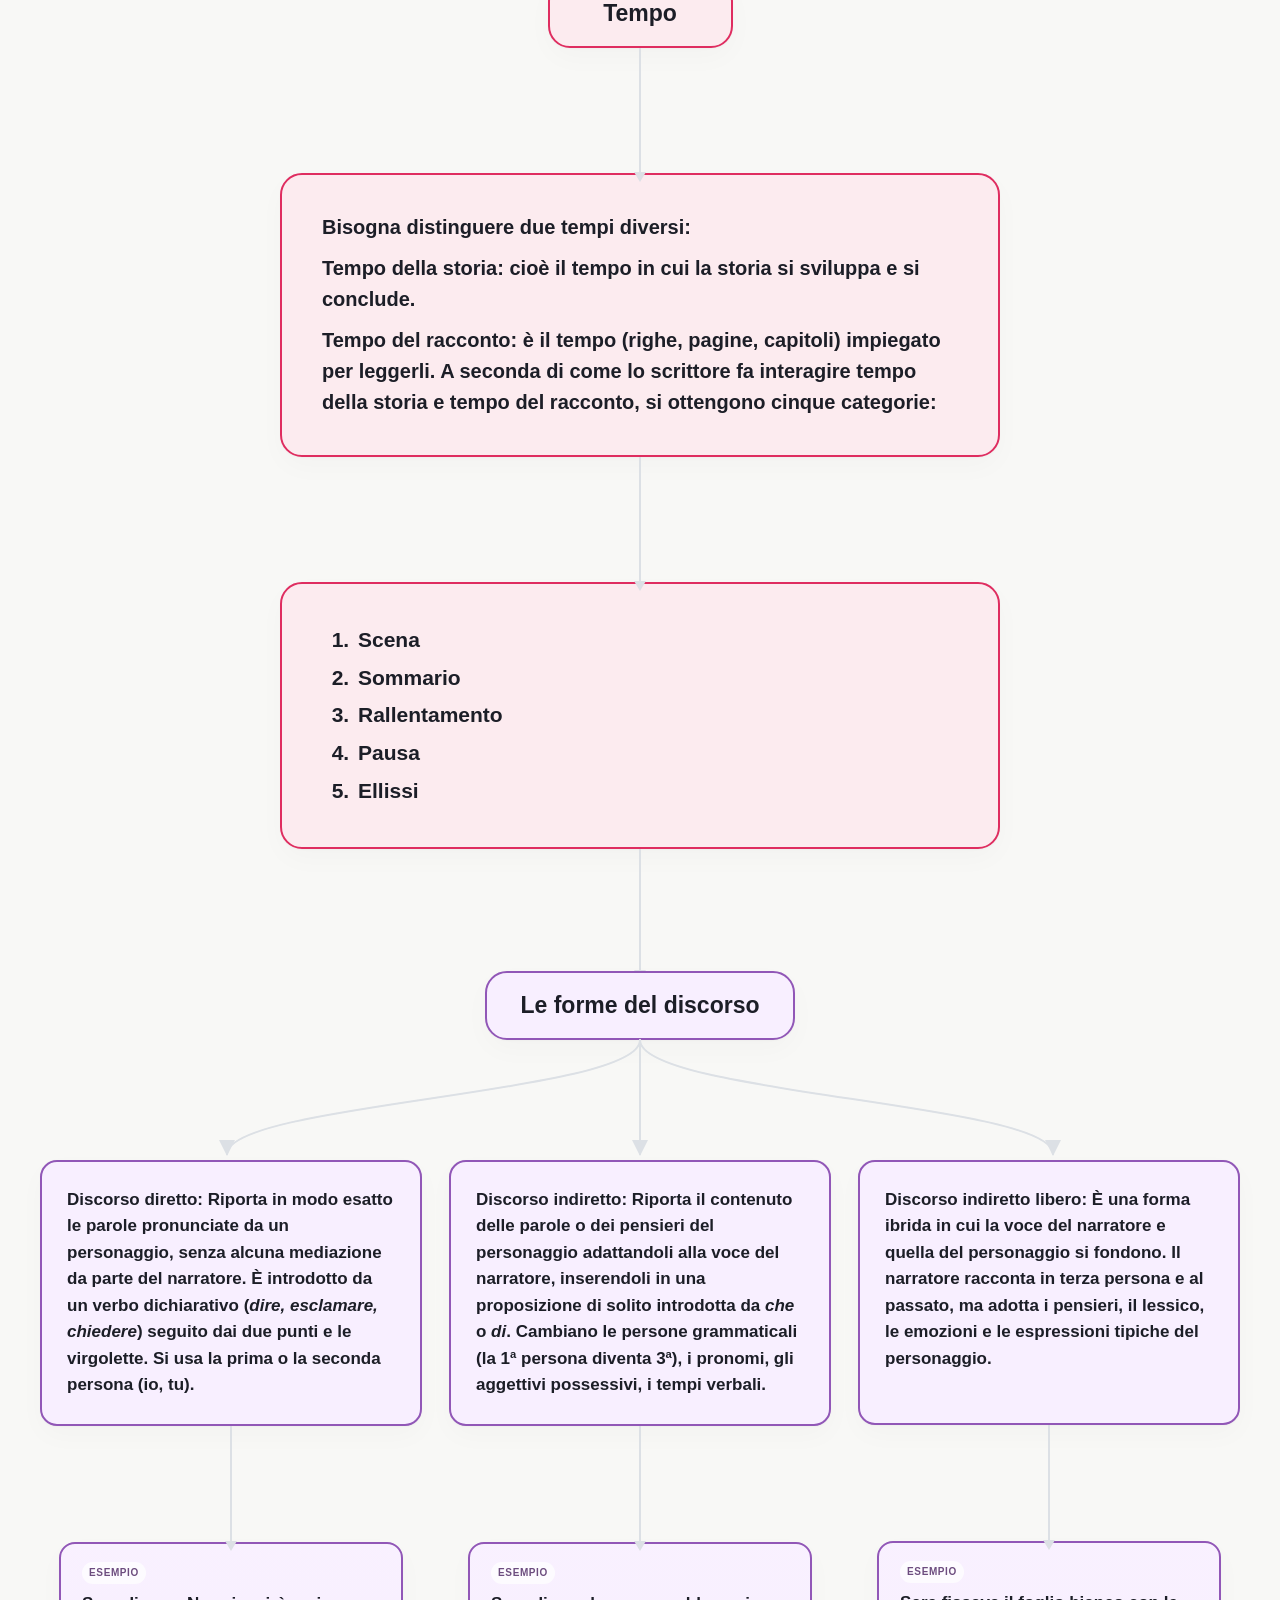
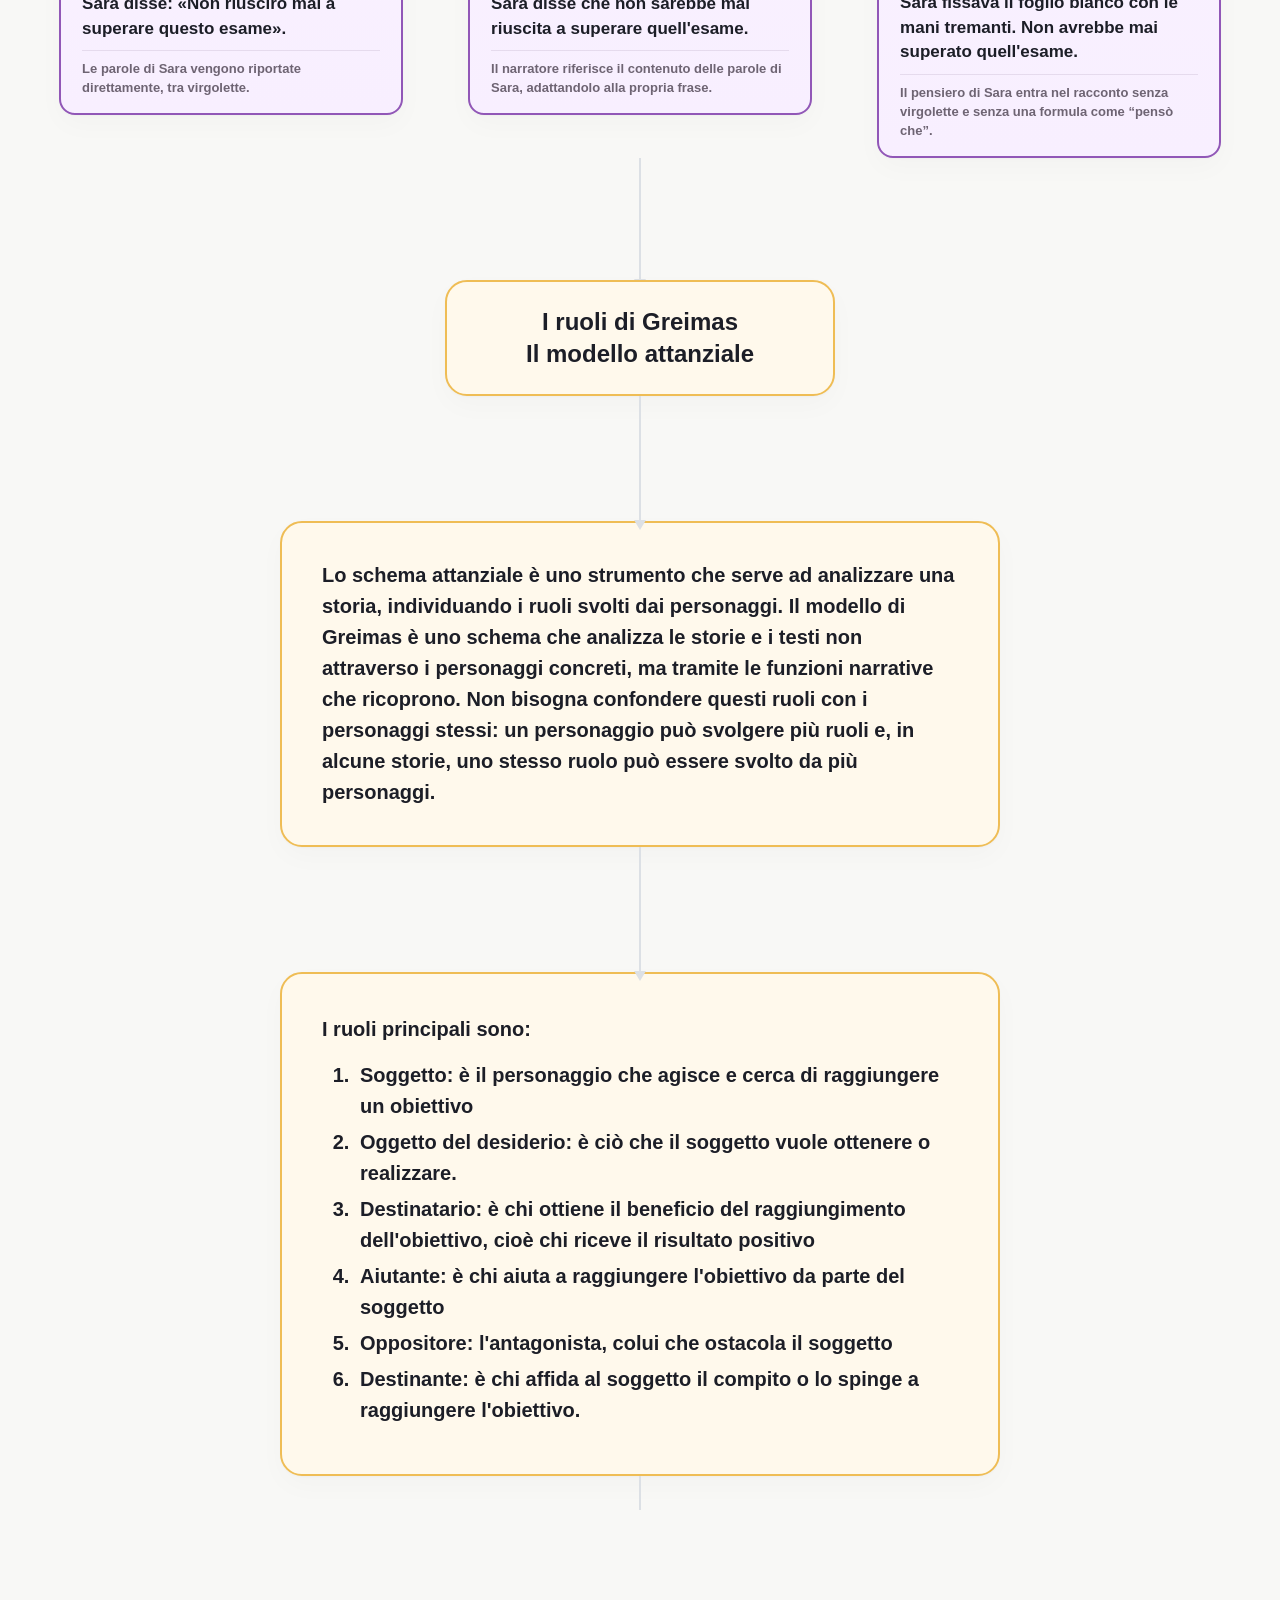
<file: scheme/01/index.html>
<!DOCTYPE html>
<html lang="it">
<head>
  <meta charset="UTF-8">
  <meta name="viewport" content="width=device-width, initial-scale=1">
  <meta name="description" content="Mappa completa di narratologia: fabula, intreccio, narratore, focalizzazione, tempo, forme del discorso e modello attanziale di Greimas.">
  <title>Narratologia - Mappa completa</title>
  <style>
    :root {
      color-scheme: light;
      --ink: #202027;
      --line: #dce0e5;
      --gray-bg: #eeeeef;
      --gray-border: #303039;
      --green-bg: #eef9ec;
      --green-border: #71ce72;
      --cyan-bg: #e9f8fd;
      --cyan-border: #53c5e9;
      --pink-bg: #fcebef;
      --pink-border: #df2d60;
      --purple-bg: #f8efff;
      --purple-border: #9157b7;
      --orange-bg: #fff9ec;
      --orange-border: #efbd55;
    }

    * { box-sizing: border-box; }
    html { scroll-behavior: smooth; }
    body {
      margin: 0;
      background: #fff;
      font-family: Arial, Helvetica, sans-serif;
      color: var(--ink);
      -webkit-font-smoothing: antialiased;
    }
    .mappa {
      width: min(100%, 1260px);
      margin: 0 auto;
      padding: 46px 30px 100px;
      overflow: hidden;
    }
    h1.box, h2.box { margin-block: 0; }
    .box {
      border: 2px solid var(--box-border, var(--gray-border));
      background: var(--box-bg, var(--gray-bg));
      border-radius: 22px;
      padding: 27px 34px;
      margin-inline: auto;
      color: #1c1e27;
    }
    .gray   { --box-bg: var(--gray-bg);   --box-border: var(--gray-border); }
    .green  { --box-bg: var(--green-bg);  --box-border: var(--green-border); }
    .cyan   { --box-bg: var(--cyan-bg);   --box-border: var(--cyan-border); }
    .pink   { --box-bg: var(--pink-bg);   --box-border: var(--pink-border); }
    .purple { --box-bg: var(--purple-bg); --box-border: var(--purple-border); }
    .orange { --box-bg: var(--orange-bg); --box-border: var(--orange-border); }
    .title-box {
      width: fit-content;
      max-width: 94%;
      min-width: 260px;
      text-align: center;
      font-size: 23px;
      line-height: 1.34;
      font-weight: 750;
      padding: 17px 33px;
    }
    .title-main {
      min-width: 420px;
      padding: 27px 52px;
      font-size: 36px;
      font-weight: 500;
      border-width: 3px;
      border-radius: 27px;
    }
    .question {
      margin: 0 auto;
      width: fit-content;
      font-size: 23px;
      font-weight: 400;
      border: 2px solid #e3e5e9;
      border-radius: 19px;
      background: #fff;
      padding: 14px 22px;
      text-align: center;
    }
    .intro-text {
      max-width: 785px;
      font-size: 25px;
      line-height: 1.5;
      font-weight: 500;
      text-align: center;
      padding: 35px 43px;
      border-width: 3px;
    }
    .body-box {
      width: min(100%, 720px);
      font-size: 20px;
      line-height: 1.55;
      font-weight: 600;
      padding: 37px 40px;
      overflow-wrap: break-word;
      hyphens: auto;
    }
    .body-box p, .branch-box p, .example-box p { margin: 0; }
    .body-box p + p, .branch-box p + p { margin-top: 10px; }
    strong { font-weight: 750; }
    em { font-style: italic; }
    .stem {
      display: block;
      height: 86px;
      width: 2px;
      margin: 0 auto;
      position: relative;
      background: var(--line);
    }
    .stem::after {
      content: "";
      position: absolute;
      bottom: -1px;
      left: -5px;
      border-top: 10px solid var(--line);
      border-right: 6px solid transparent;
      border-left: 6px solid transparent;
      transform: translateY(8px);
    }
    .stem--small { height: 48px; }
    .stem--long { height: 125px; }
    .stem--section { height: 122px; }
    .chapter { position: relative; }
    .chapter--intro .stem--small { height: 46px; }
    .chapter--intro .question + .stem { height: 57px; }
    .chapter--green .body-box { max-width: 720px; }
    .chapter--narrator .body-box { max-width: 730px; }
    .chapter--tempo .title-box { min-width: 185px; }
    .chapter--tempo .body-box { max-width: 750px; }
    .chapter--greimas .title-box {
      min-width: 390px;
      font-size: 24px;
      padding: 24px 36px;
    }
    .chapter--greimas .body-box { max-width: 755px; }
    .chapter--greimas ol {
      margin: 15px 0 0;
      padding-left: 33px;
    }
    .chapter--greimas li { padding-left: 5px; margin: 5px 0; }
    .special-list {
      margin: 0;
      padding-left: 33px;
      font-size: 21px;
      line-height: 1.8;
    }
    .special-list li { padding-left: 3px; }
    .branch-heading {
      width: min(100%, 480px);
      font-size: 20px;
      line-height: 1.5;
      font-weight: 650;
      text-align: left;
      padding: 19px 28px;
    }
    .fork {
      display: block;
      width: 100%;
      height: 120px;
      overflow: visible;
    }
    .fork > path {
      fill: none;
      stroke: var(--line);
      stroke-width: 2;
      vector-effect: non-scaling-stroke;
      stroke-linecap: round;
    }
    .branches {
      display: grid;
      grid-template-columns: repeat(3, minmax(0, 1fr));
      gap: 27px;
      align-items: start;
    }
    .branch-col { min-width: 0; }
    .branch-box {
      width: 100%;
      font-size: 17px;
      line-height: 1.56;
      font-weight: 600;
      padding: 25px 25px;
      border-radius: 17px;
      min-height: 240px;
    }
    .branch-box.centered { text-align: center; }
    .branches--discorso .branch-box { min-height: 265px; }
    .example-box {
      width: 90%;
      min-height: 108px;
      border-radius: 16px;
      padding: 15px 21px;
      font-size: 17px;
      line-height: 1.45;
      text-align: center;
      font-weight: 600;
      display: flex;
      align-items: center;
      justify-content: center;
    }
    .example-stem { height: 116px; }
    .chapter--greimas .roles-box { padding-top: 40px; padding-bottom: 43px; }
    .end-mark { height: 34px; width: 2px; background: var(--line); margin: 0 auto; }

    @media (max-width: 950px) {
      .mappa { padding: 30px 22px 66px; }
      .branches { gap: 12px; }
      .branch-box { font-size: 15px; padding: 20px 14px; min-height: 305px; }
      .branches--discorso .branch-box { min-height: 340px; }
      .example-box { width: 100%; font-size: 14px; }
    }
    @media (max-width: 700px) {
      .mappa { padding: 24px 14px 60px; }
      .box { border-radius: 18px; }
      .title-main { min-width: 0; width: fit-content; font-size: 28px; padding: 19px 24px; }
      .title-box { min-width: 0; font-size: 20px; padding: 15px 23px; }
      .chapter--greimas .title-box { min-width: 0; font-size: 20px; }
      .question { font-size: 18px; padding: 12px 18px; }
      .intro-text { font-size: 19px; line-height: 1.5; padding: 24px 19px; }
      .body-box { font-size: 17px; line-height: 1.54; padding: 25px 21px; }
      .stem { height: 58px; }
      .stem--small { height: 37px; }
      .stem--long { height: 75px; }
      .stem--section { height: 85px; }
      .branch-heading { font-size: 18px; padding: 18px 20px; }
      .fork { display: none; }
      .branches {
        grid-template-columns: 1fr;
        max-width: 540px;
        margin: 0 auto;
        gap: 36px;
      }
      .branch-col { position: relative; }
      .branch-col::before {
        content: "";
        display: block;
        height: 45px;
        width: 2px;
        background: var(--line);
        margin: 0 auto;
      }
      .branch-col::after {
        content: "";
        position: absolute;
        top: 38px;
        left: calc(50% - 6px);
        border-left: 6px solid transparent;
        border-right: 6px solid transparent;
        border-top: 9px solid var(--line);
      }
      .branch-box, .branches--discorso .branch-box {
        min-height: unset;
        font-size: 17px;
        line-height: 1.55;
        padding: 25px 23px;
      }
      .branch-box.centered { text-align: left; }
      .example-stem { height: 48px; }
      .example-box { min-height: 75px; font-size: 16px; width: 92%; }
      .special-list { font-size: 18px; }
      .chapter--greimas .roles-box { padding-top: 27px; padding-bottom: 27px; }
    }
    @media (prefers-reduced-motion: reduce) {
      html { scroll-behavior: auto; }
    }
    @media print {
      @page { size: A3 portrait; margin: 12mm; }
      * { -webkit-print-color-adjust: exact !important; print-color-adjust: exact !important; }
      body { background: white; }
      .mappa { padding: 0; width: 100%; max-width: none; overflow: visible; }
      .box, .branches, .chapter { break-inside: avoid-page; }
      .stem--section { height: 60px; }
      .stem--long { height: 58px; }
      .stem { height: 52px; }
      .fork { height: 90px; }
      .branch-box { font-size: 15px; }
    }

    /* ===== Study navigation / premium mobile layout ===== */
    body {
      background:
        radial-gradient(circle at 50% -220px, rgba(32, 32, 39, .055), transparent 520px),
        #f8f8f6;
      font-family:
        Inter,
        ui-sans-serif,
        -apple-system,
        BlinkMacSystemFont,
        "Segoe UI",
        Arial,
        Helvetica,
        sans-serif;
    }

    .study-header {
      position: sticky;
      top: 0;
      z-index: 100;
      border-bottom: 1px solid rgba(32, 32, 39, .08);
      background: rgba(248, 248, 246, .86);
      backdrop-filter: blur(18px) saturate(145%);
      -webkit-backdrop-filter: blur(18px) saturate(145%);
    }

    .study-header-inner {
      width: min(100%, 1260px);
      min-height: 72px;
      margin: 0 auto;
      padding: 10px 30px;
      display: grid;
      grid-template-columns: auto minmax(0, 1fr);
      align-items: center;
      gap: 20px;
    }

    .study-brand {
      min-width: 0;
      display: flex;
      align-items: center;
      gap: 12px;
    }

    .back-link {
      width: 36px;
      height: 36px;
      flex: 0 0 36px;
      display: grid;
      place-items: center;
      border: 1px solid rgba(32, 32, 39, .09);
      border-radius: 12px;
      background: rgba(255, 255, 255, .72);
      color: #3d3d43;
      text-decoration: none;
      transition:
        transform .16s ease,
        background .16s ease,
        border-color .16s ease;
    }

    .back-link:hover {
      transform: translateY(-1px);
      background: #fff;
      border-color: rgba(32, 32, 39, .14);
    }

    .back-link svg {
      width: 18px;
      height: 18px;
    }

    .study-title {
      min-width: 0;
    }

    .study-title span {
      display: block;
      margin-bottom: 2px;
      color: #8b8b91;
      font-size: 8px;
      font-weight: 800;
      letter-spacing: .12em;
    }

    .study-title strong {
      display: block;
      color: #202027;
      font-size: 14px;
      line-height: 1.2;
      font-weight: 680;
      letter-spacing: -.02em;
    }

    .study-nav {
      min-width: 0;
      display: flex;
      align-items: center;
      justify-content: flex-end;
      gap: 5px;
      overflow-x: auto;
      scrollbar-width: none;
      -webkit-overflow-scrolling: touch;
    }

    .study-nav::-webkit-scrollbar {
      display: none;
    }

    .study-nav a {
      flex: 0 0 auto;
      padding: 8px 10px;
      border: 1px solid transparent;
      border-radius: 999px;
      color: #707076;
      font-size: 10px;
      font-weight: 680;
      text-decoration: none;
      white-space: nowrap;
      transition:
        color .16s ease,
        background .16s ease,
        border-color .16s ease,
        transform .16s ease;
    }

    .study-nav a:hover {
      color: #202027;
      background: rgba(255, 255, 255, .8);
      border-color: rgba(32, 32, 39, .07);
    }

    .study-nav a.is-active {
      color: #fff;
      background: #202027;
      border-color: #202027;
    }

    .chapter {
      scroll-margin-top: 96px;
    }

    .mappa {
      padding-top: 38px;
    }

    .box {
      box-shadow:
        0 1px 2px rgba(20, 20, 28, .025),
        0 10px 28px rgba(20, 20, 28, .025);
    }

    .title-main {
      box-shadow:
        0 1px 2px rgba(20, 20, 28, .04),
        0 16px 42px rgba(20, 20, 28, .055);
    }

    .example-box {
      align-items: flex-start;
      text-align: left;
      background:
        linear-gradient(
          180deg,
          color-mix(in srgb, var(--box-bg) 90%, white),
          var(--box-bg)
        );
    }

    .example-box p {
      width: 100%;
    }

    .example-label {
      display: inline-flex;
      margin-bottom: 8px;
      padding: 4px 7px;
      border-radius: 999px;
      background: rgba(255, 255, 255, .75);
      color: #6d4d7f;
      font-size: 10px;
      font-weight: 800;
      letter-spacing: .06em;
      text-transform: uppercase;
    }

    .example-note {
      display: block;
      margin-top: 9px;
      padding-top: 9px;
      border-top: 1px solid rgba(60, 35, 80, .10);
      color: #6e6473;
      font-size: 13px;
      line-height: 1.45;
      font-weight: 550;
    }

    @media (max-width: 900px) {
      .study-header-inner {
        grid-template-columns: 1fr;
        gap: 8px;
        padding: 9px 22px 10px;
      }

      .study-brand {
        justify-content: space-between;
      }

      .study-nav {
        justify-content: flex-start;
        margin-inline: -2px;
        padding-bottom: 1px;
      }

      .study-nav a {
        padding: 7px 9px;
      }

      .chapter {
        scroll-margin-top: 126px;
      }
    }

    @media (max-width: 700px) {
      .study-header-inner {
        padding-inline: 14px;
      }

      .back-link {
        width: 34px;
        height: 34px;
        flex-basis: 34px;
        border-radius: 11px;
      }

      .study-title strong {
        font-size: 13px;
      }

      .study-nav {
        gap: 4px;
      }

      .study-nav a {
        padding: 7px 9px;
        font-size: 9px;
      }

      .mappa {
        padding-top: 26px;
      }

      .box {
        box-shadow:
          0 1px 2px rgba(20, 20, 28, .02),
          0 7px 20px rgba(20, 20, 28, .02);
      }

      .title-main {
        width: 100%;
        max-width: 520px;
        font-size: 27px;
      }

      .question {
        width: min(100%, 360px);
      }

      .intro-text,
      .body-box,
      .branch-heading {
        width: 100%;
      }

      .example-box {
        width: 100%;
        min-height: 0;
        padding: 18px 18px;
        font-size: 15px;
      }

      .example-note {
        font-size: 12px;
      }

      .branches {
        gap: 28px;
      }
    }

    @media (max-width: 430px) {
      .study-header-inner {
        padding-inline: 10px;
      }

      .study-title span {
        font-size: 7px;
      }

      .study-title strong {
        font-size: 12px;
      }

      .mappa {
        padding-inline: 11px;
      }

      .title-main {
        font-size: 25px;
        padding: 18px 18px;
      }

      .title-box,
      .chapter--greimas .title-box {
        width: min(100%, 360px);
        font-size: 18px;
        padding: 14px 16px;
      }

      .intro-text {
        font-size: 17px;
        padding: 22px 17px;
      }

      .body-box,
      .branch-box,
      .branches--discorso .branch-box {
        font-size: 16px;
        padding: 21px 17px;
      }

      .special-list {
        padding-left: 24px;
        font-size: 16px;
      }

      .stem--section {
        height: 68px;
      }
    }

    @media print {
      .study-header {
        display: none;
      }
    }

  </style>
</head>
<body>

<header class="study-header" id="top">
  <div class="study-header-inner">
    <div class="study-brand">
      <a class="back-link" href="../../" aria-label="Torna ai compiti">
        <svg viewBox="0 0 20 20" aria-hidden="true">
          <path
            d="M12.5 4.5 7 10l5.5 5.5"
            fill="none"
            stroke="currentColor"
            stroke-width="1.6"
            stroke-linecap="round"
            stroke-linejoin="round"
          />
        </svg>
      </a>

      <div class="study-title">
        <span>SCHEMA 01</span>
        <strong>Narratologia</strong>
      </div>
    </div>

    <nav class="study-nav" aria-label="Indice della mappa">
      <a href="#intro" data-section="intro">Inizio</a>
      <a href="#fabula" data-section="fabula">Fabula</a>
      <a href="#narratore" data-section="narratore">Narratore</a>
      <a href="#focalizzazione" data-section="focalizzazione">Focalizzazione</a>
      <a href="#tempo" data-section="tempo">Tempo</a>
      <a href="#discorso" data-section="discorso">Discorso</a>
      <a href="#greimas" data-section="greimas">Greimas</a>
    </nav>
  </div>
</header>

<main class="mappa" aria-label="Mappa completa di narratologia">
  <!-- TEORIA 1: NARRATOLOGIA -->
  <section id="intro" class="chapter chapter--intro" aria-label="Narratologia">
    <h1 class="box gray title-box title-main">NARRATOLOGIA</h1>
    <span class="stem stem--small" aria-hidden="true"></span>
    <div class="question">Cos'&egrave;?</div>
    <span class="stem" aria-hidden="true"></span>
    <div class="box gray intro-text">
      &egrave; la disciplina che studia come vengono raccontate le storie, cio&egrave; le strutture, le tecniche e gli elementi che permettono di costruire un testo narrativo.
    </div>
  </section>

  <span class="stem stem--section" aria-hidden="true"></span>

  <!-- TEORIA 2: FABULA, INTRECCIO E SALTI TEMPORALI -->
  <section id="fabula" class="chapter chapter--green" aria-label="Gli elementi del racconto">
    <h2 class="box green title-box">Gli elementi del racconto</h2>
    <span class="stem stem--long" aria-hidden="true"></span>
    <div class="box green body-box">
      <p><strong>Fabula:</strong> &Egrave; la &quot;struttura&quot; principale della vicenda. Segue l'ordine cronologico degli eventi (dall'inizio alla fine). Pu&ograve; riassumersi con la domanda <em>&quot;Cosa &egrave; successo davvero, in ordine?&quot;</em></p>
      <p><strong>Intreccio:</strong> &Egrave; la struttura narrativa scelta dall'autore. Pu&ograve; seguire l'ordine della fabula oppure romperlo senza seguire l'ordine cronologico degli eventi.</p>
    </div>
    <span class="stem stem--long" aria-hidden="true"></span>
    <div class="box green body-box">
      <p>Questa &quot;rottura&quot; del classico schema narrativo, che segue l'ordine cronologico, pu&ograve; avvenire secondo varie tecniche:</p>
      <p><strong>Flashback (Analessi):</strong> &egrave; un salto nel passato con cui l'autore ci racconta eventi gi&agrave; avvenuti.</p>
      <p><strong>Flashforward (Prolessi):</strong> l'autore fa un salto in avanti anticipando eventi che accadranno nel futuro.</p>
    </div>
  </section>

  <span class="stem stem--section" aria-hidden="true"></span>

  <!-- TEORIA 3: NARRATORE -->
  <section id="narratore" class="chapter chapter--narrator" aria-label="Narratore e focalizzazione">
    <h2 class="box cyan title-box">Narratore e focalizzazione</h2>
    <span class="stem stem--long" aria-hidden="true"></span>
    <div class="box cyan body-box">
      <p>Il <strong>narratore</strong> &egrave; la voce che racconta i fatti all'interno del testo, da non confondere con l'<strong>autore</strong>, la persona reale che ha scritto il libro.</p>
    </div>
    <span class="stem stem--long" aria-hidden="true"></span>
    <div class="box cyan body-box">
      <p>Il narratore pu&ograve; essere:</p>
      <p><strong>Interno (Omodiegetico),</strong> cio&egrave; &egrave; un personaggio all'interno della storia che la racconta.</p>
      <p><strong>Esterno (Eterodiegetico),</strong> il narratore non &egrave; un personaggio della storia.</p>
    </div>
  </section>

  <span class="stem stem--section" aria-hidden="true"></span>

  <!-- TEORIA 4: FOCALIZZAZIONE -->
  <section id="focalizzazione" class="chapter chapter--focalizzazione" aria-label="I tre tipi di focalizzazione">
    <h2 class="box cyan branch-heading">Il punto di vista del narratore (<strong>FOCALIZZAZIONE</strong>) si divide principalmente in 3 categorie:</h2>
    <svg class="fork" viewBox="0 0 1200 120" preserveAspectRatio="none" aria-hidden="true" focusable="false">
      <defs>
        <marker id="arrow-f" markerWidth="8" markerHeight="8" refX="7" refY="4" orient="auto"><path d="M0,0 L8,4 L0,8 Z" fill="#dce0e5" stroke="none"/></marker>
      </defs>
      <path d="M600,0 C600,54 187,63 187,114" marker-end="url(#arrow-f)"></path>
      <path d="M600,0 L600,114" marker-end="url(#arrow-f)"></path>
      <path d="M600,0 C600,54 1013,63 1013,114" marker-end="url(#arrow-f)"></path>
    </svg>
    <div class="branches branches--focalizzazione">
      <div class="branch-col">
        <div class="box cyan branch-box">
          <p><strong>Focalizzazione zero (Narratore onnisciente):</strong></p>
          <p>Il narratore sa pi&ugrave; dei personaggi. Conosce il passato, il futuro, i luoghi, i pensieri, le emozioni di tutti i personaggi. La prospettiva del narratore &egrave; totale.</p>
        </div>
      </div>
      <div class="branch-col">
        <div class="box cyan branch-box">
          <p><strong>Focalizzazione interna:</strong></p>
          <p>Il punto di vista &egrave; limitato a quello di un personaggio. Il narratore sa e dice solo ci&ograve; che quel personaggio sa, vede o prova. La prospettiva resta sempre ancorata a un unico personaggio.</p>
        </div>
      </div>
      <div class="branch-col">
        <div class="box cyan branch-box centered">
          <p><strong>Focalizzazione esterna</strong></p>
          <p>Il narratore agisce come una telecamera nascosta: registra eventi, dialoghi, gesti ma non ha accesso ai loro pensieri, emozioni o ricordi. La prospettiva del narratore &egrave; distaccata e neutrale.</p>
        </div>
      </div>
    </div>
  </section>

  <span class="stem stem--section" aria-hidden="true"></span>

  <!-- TEORIA 5: TEMPO -->
  <section id="tempo" class="chapter chapter--tempo" aria-label="Tempo della storia e tempo del racconto">
    <h2 class="box pink title-box">Tempo</h2>
    <span class="stem stem--long" aria-hidden="true"></span>
    <div class="box pink body-box">
      <p>Bisogna distinguere due tempi diversi:</p>
      <p><strong>Tempo della storia:</strong> cio&egrave; il tempo in cui la storia si sviluppa e si conclude.</p>
      <p><strong>Tempo del racconto:</strong> &egrave; il tempo (righe, pagine, capitoli) impiegato per leggerli. A seconda di come lo scrittore fa interagire tempo della storia e tempo del racconto, si ottengono cinque categorie:</p>
    </div>
    <span class="stem stem--long" aria-hidden="true"></span>
    <div class="box pink body-box">
      <ol class="special-list">
        <li><strong>Scena</strong></li>
        <li><strong>Sommario</strong></li>
        <li><strong>Rallentamento</strong></li>
        <li><strong>Pausa</strong></li>
        <li><strong>Ellissi</strong></li>
      </ol>
    </div>
  </section>

  <span class="stem stem--section" aria-hidden="true"></span>

  <!-- TEORIA 6: FORME DEL DISCORSO -->
  <section id="discorso" class="chapter chapter--discorso" aria-label="Le forme del discorso">
    <h2 class="box purple title-box">Le forme del discorso</h2>
    <svg class="fork" viewBox="0 0 1200 120" preserveAspectRatio="none" aria-hidden="true" focusable="false">
      <defs>
        <marker id="arrow-d" markerWidth="8" markerHeight="8" refX="7" refY="4" orient="auto"><path d="M0,0 L8,4 L0,8 Z" fill="#dce0e5" stroke="none"/></marker>
      </defs>
      <path d="M600,0 C600,54 187,63 187,114" marker-end="url(#arrow-d)"></path>
      <path d="M600,0 L600,114" marker-end="url(#arrow-d)"></path>
      <path d="M600,0 C600,54 1013,63 1013,114" marker-end="url(#arrow-d)"></path>
    </svg>
    <div class="branches branches--discorso">
      <div class="branch-col">
        <div class="box purple branch-box">
          <p><strong>Discorso diretto:</strong> Riporta in modo esatto le parole pronunciate da un personaggio, senza alcuna mediazione da parte del narratore. &Egrave; introdotto da un verbo dichiarativo (<em>dire, esclamare, chiedere</em>) seguito dai due punti e le virgolette. Si usa la prima o la seconda persona (io, tu).</p>
        </div>
        <span class="stem example-stem" aria-hidden="true"></span>
        <div class="box purple example-box">
          <p>
            <span class="example-label">Esempio</span><br>
            <strong>Sara disse:</strong> &laquo;Non riuscir&ograve; mai a superare questo esame&raquo;.
            <span class="example-note">Le parole di Sara vengono riportate direttamente, tra virgolette.</span>
          </p>
        </div>
      </div>
      <div class="branch-col">
        <div class="box purple branch-box">
          <p><strong>Discorso indiretto:</strong> Riporta il contenuto delle parole o dei pensieri del personaggio adattandoli alla voce del narratore, inserendoli in una proposizione di solito introdotta da <em>che</em> o <em>di</em>. Cambiano le persone grammaticali (la 1&ordf; persona diventa 3&ordf;), i pronomi, gli aggettivi possessivi, i tempi verbali.</p>
        </div>
        <span class="stem example-stem" aria-hidden="true"></span>
        <div class="box purple example-box">
          <p>
            <span class="example-label">Esempio</span><br>
            <strong>Sara disse che</strong> non sarebbe mai riuscita a superare quell'esame.
            <span class="example-note">Il narratore riferisce il contenuto delle parole di Sara, adattandolo alla propria frase.</span>
          </p>
        </div>
      </div>
      <div class="branch-col">
        <div class="box purple branch-box">
          <p><strong>Discorso indiretto libero:</strong> &Egrave; una forma ibrida in cui la voce del narratore e quella del personaggio si fondono. Il narratore racconta in terza persona e al passato, ma adotta i pensieri, il lessico, le emozioni e le espressioni tipiche del personaggio.</p>
        </div>
        <span class="stem example-stem" aria-hidden="true"></span>
        <div class="box purple example-box">
          <p>
            <span class="example-label">Esempio</span><br>
            Sara fissava il foglio bianco con le mani tremanti. <strong>Non avrebbe mai superato quell'esame.</strong>
            <span class="example-note">Il pensiero di Sara entra nel racconto senza virgolette e senza una formula come “pens&ograve; che”.</span>
          </p>
        </div>
      </div>
    </div>
  </section>

  <span class="stem stem--section" aria-hidden="true"></span>

  <!-- TEORIA 7: MODELLO ATTANZIALE DI GREIMAS -->
  <section id="greimas" class="chapter chapter--greimas" aria-label="I ruoli di Greimas e il modello attanziale">
    <h2 class="box orange title-box">I ruoli di Greimas<br>Il modello attanziale</h2>
    <span class="stem stem--long" aria-hidden="true"></span>
    <div class="box orange body-box">
      <p>Lo schema attanziale &egrave; uno strumento che serve ad analizzare una storia, individuando i ruoli svolti dai personaggi. Il modello di Greimas &egrave; uno schema che analizza le storie e i testi non attraverso i personaggi concreti, ma tramite le funzioni narrative che ricoprono. Non bisogna confondere questi ruoli con i personaggi stessi: un personaggio pu&ograve; svolgere pi&ugrave; ruoli e, in alcune storie, uno stesso ruolo pu&ograve; essere svolto da pi&ugrave; personaggi.</p>
    </div>
    <span class="stem stem--long" aria-hidden="true"></span>
    <div class="box orange body-box roles-box">
      <p>I ruoli principali sono:</p>
      <ol>
        <li><strong>Soggetto:</strong> &egrave; il personaggio che agisce e cerca di raggiungere un obiettivo</li>
        <li><strong>Oggetto del desiderio:</strong> &egrave; ci&ograve; che il soggetto vuole ottenere o realizzare.</li>
        <li><strong>Destinatario:</strong> &egrave; chi ottiene il beneficio del raggiungimento dell'obiettivo, cio&egrave; chi riceve il risultato positivo</li>
        <li><strong>Aiutante:</strong> &egrave; chi aiuta a raggiungere l'obiettivo da parte del soggetto</li>
        <li><strong>Oppositore:</strong> l'antagonista, colui che ostacola il soggetto</li>
        <li><strong>Destinante:</strong> &egrave; chi affida al soggetto il compito o lo spinge a raggiungere l'obiettivo.</li>
      </ol>
    </div>
    <div class="end-mark" aria-hidden="true"></div>
  </section>
</main>

<script>
  (() => {
    const nav = document.querySelector(".study-nav");
    const links = [...document.querySelectorAll(".study-nav a[data-section]")];
    const sections = links
      .map(link => document.getElementById(link.dataset.section))
      .filter(Boolean);

    function setActive(id) {
      links.forEach(link => {
        const active = link.dataset.section === id;
        link.classList.toggle("is-active", active);

        if (active && nav) {
          link.scrollIntoView({
            behavior: "smooth",
            block: "nearest",
            inline: "center"
          });
        }
      });
    }

    if (!("IntersectionObserver" in window)) {
      setActive("intro");
      return;
    }

    const observer = new IntersectionObserver(
      entries => {
        const visible = entries
          .filter(entry => entry.isIntersecting)
          .sort((a, b) => b.intersectionRatio - a.intersectionRatio);

        if (visible[0]) {
          setActive(visible[0].target.id);
        }
      },
      {
        rootMargin: "-24% 0px -58% 0px",
        threshold: [0.05, 0.2, 0.45]
      }
    );

    sections.forEach(section => observer.observe(section));
    setActive(location.hash ? location.hash.slice(1) : "intro");
  })();
</script>

</body>
</html>
</file>
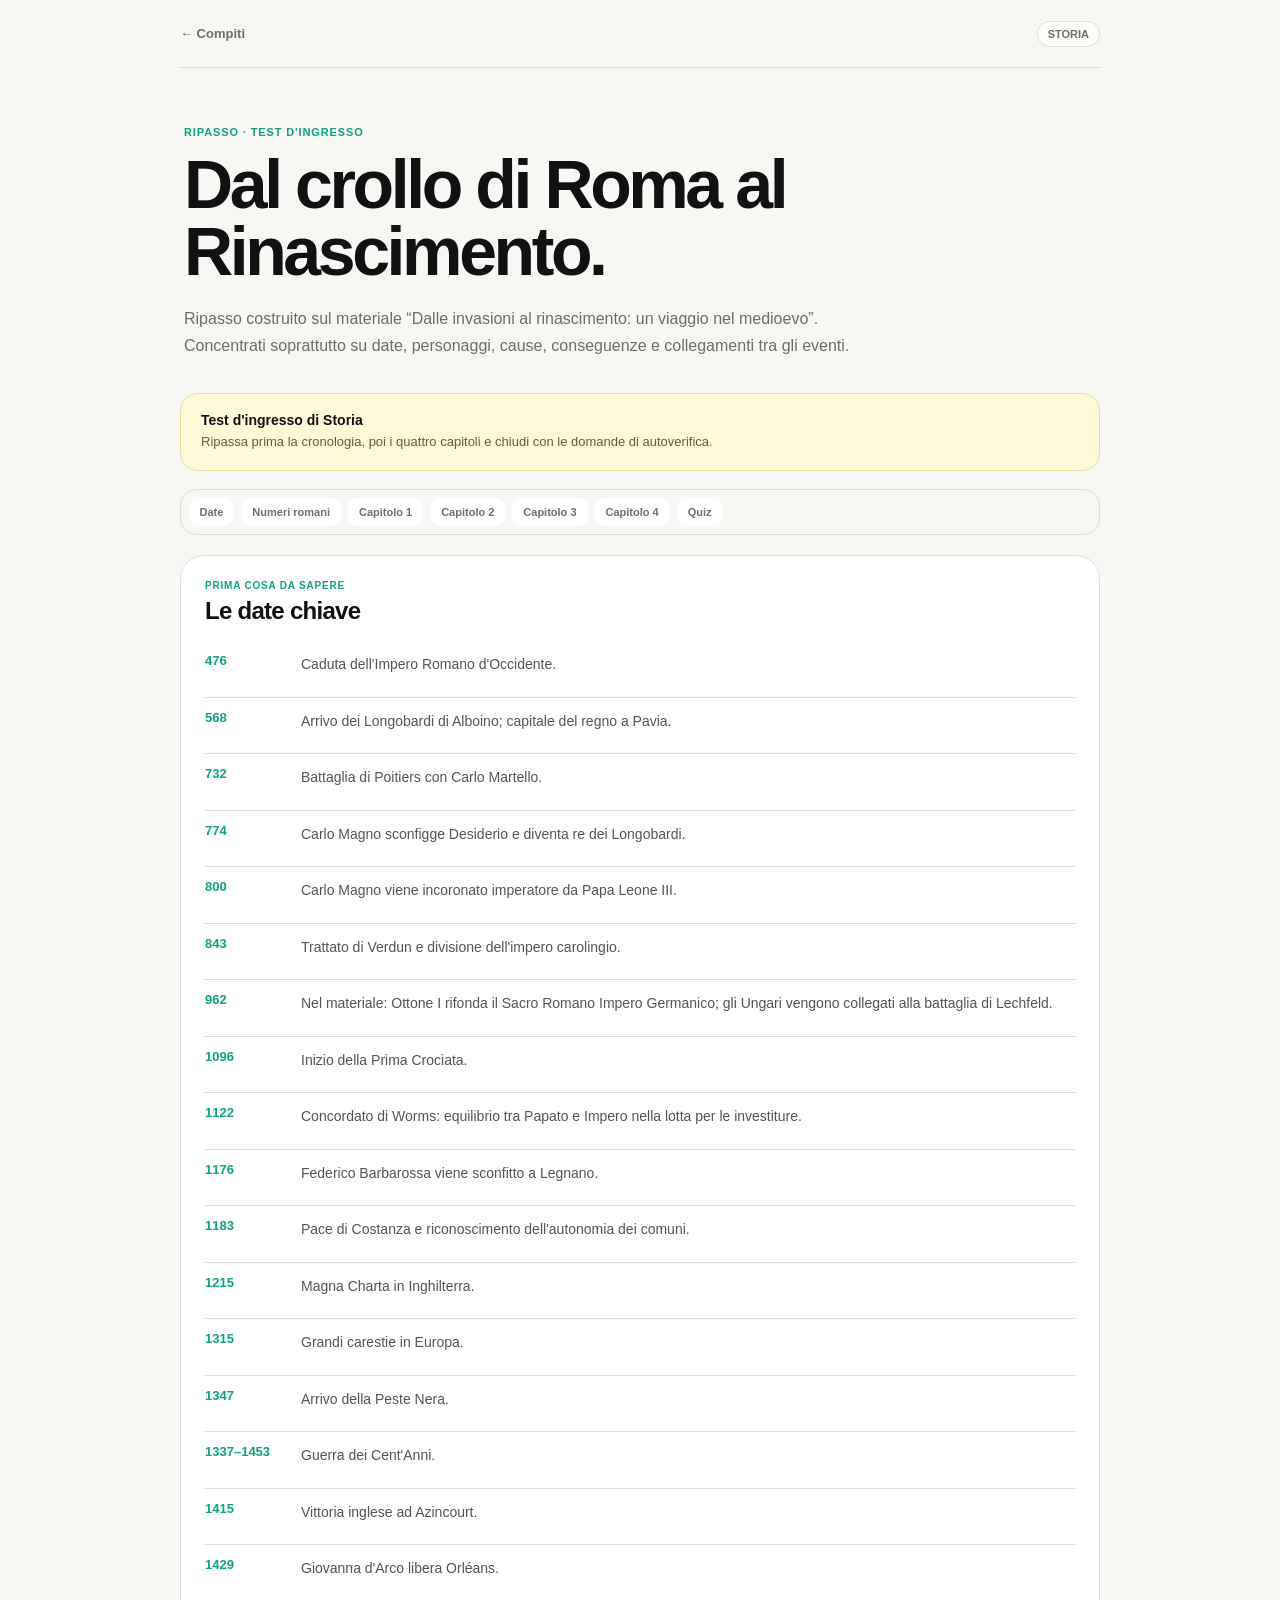
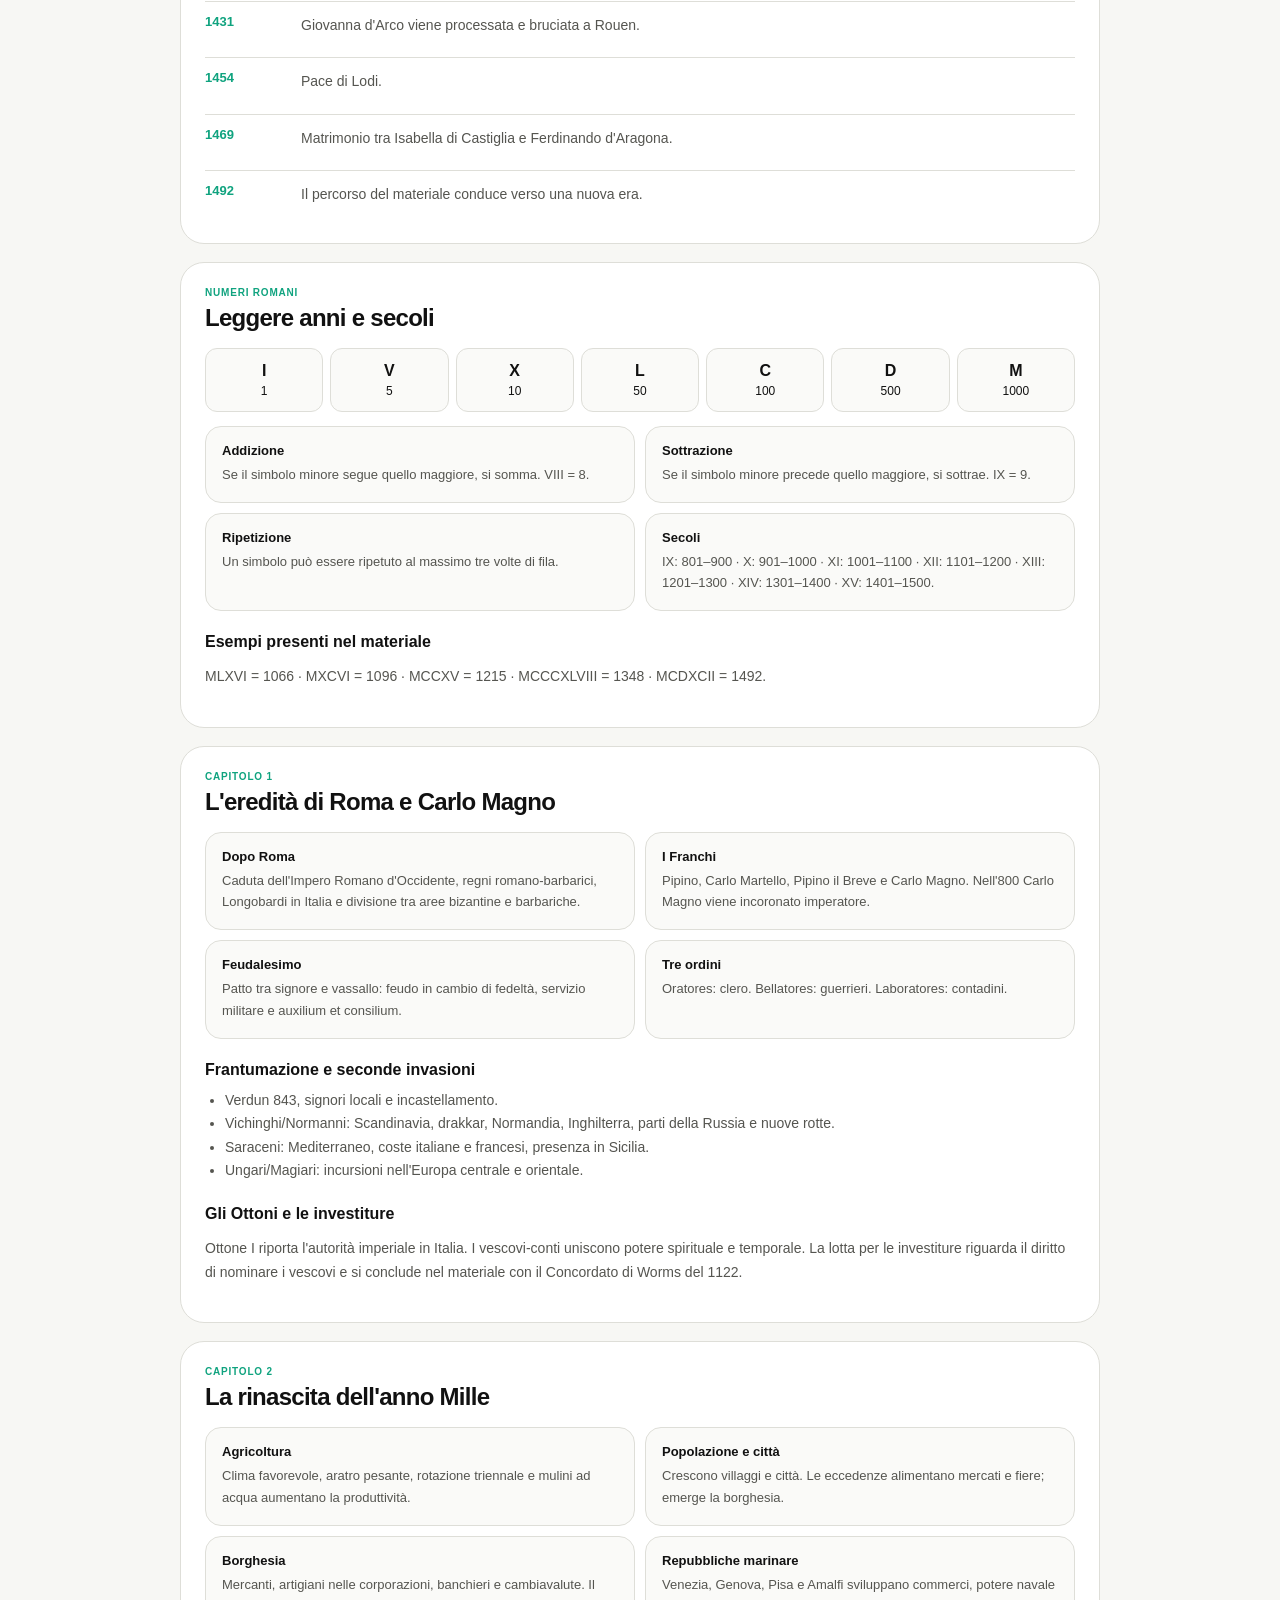
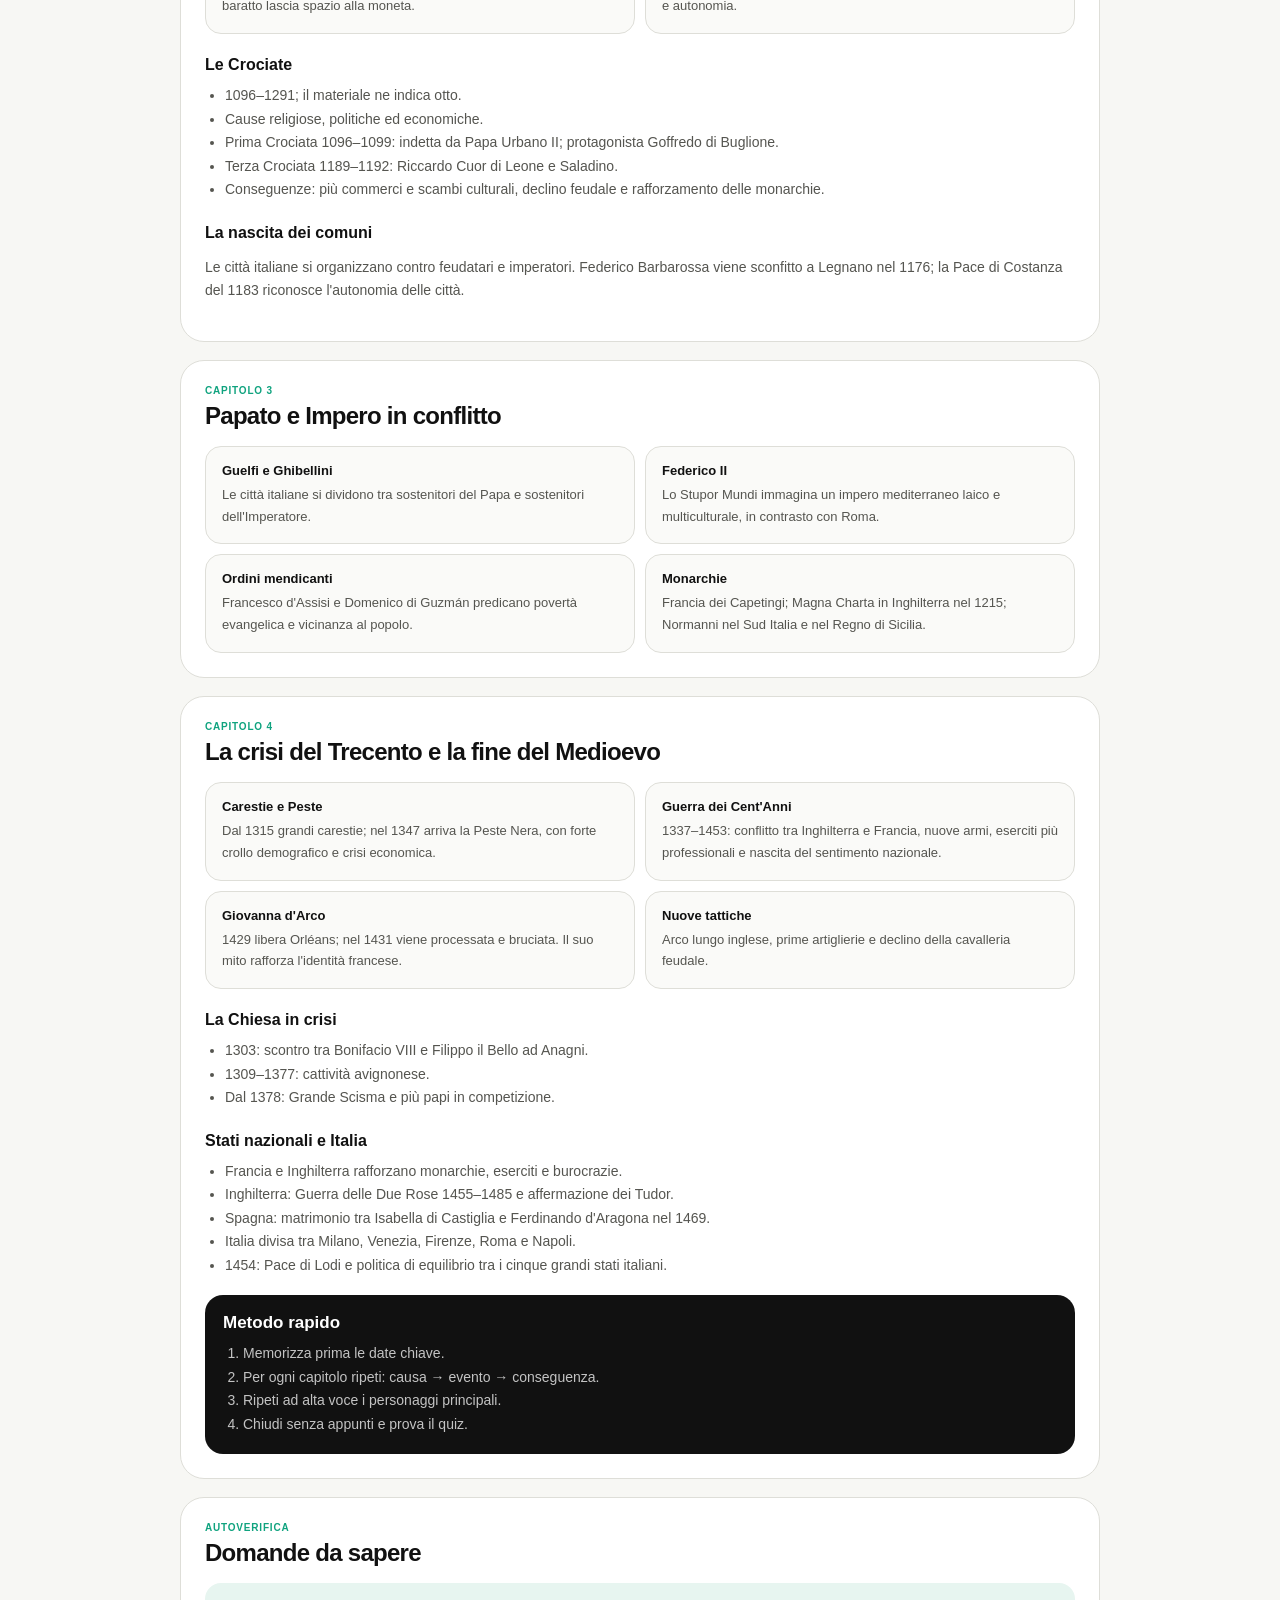
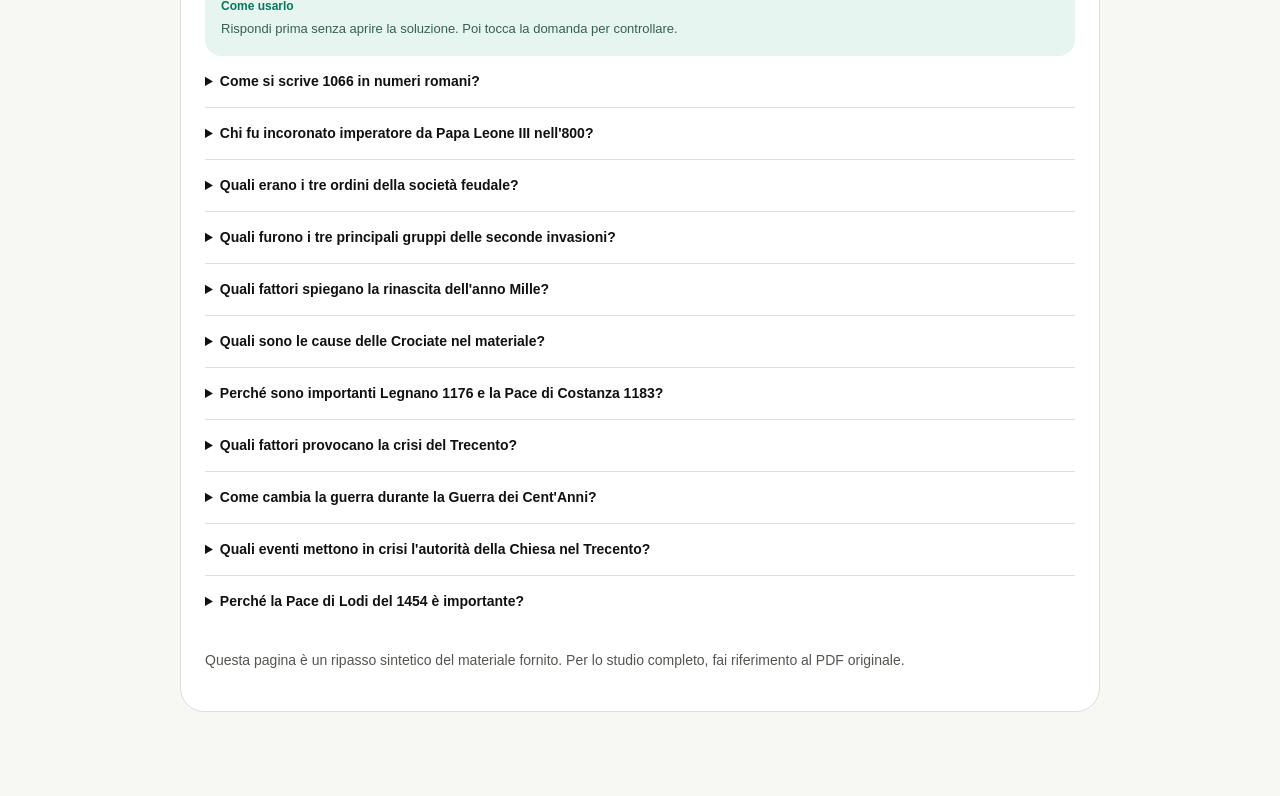
<file: ripassare-storia.html>
<!doctype html>
<html lang="it">
<head>
  <meta charset="utf-8">
  <meta name="viewport" content="width=device-width, initial-scale=1">
  <meta name="robots" content="noindex,nofollow,noarchive,nosnippet">

  <meta http-equiv="Cache-Control" content="no-cache, no-store, must-revalidate">
  <meta http-equiv="Pragma" content="no-cache">
  <meta http-equiv="Expires" content="0">

  <meta name="theme-color" content="#f7f7f4">

  <title>Ripasso Storia — Test d'ingresso</title>

  <style>
    :root {
      --bg: #f7f7f4;
      --surface: #ffffff;
      --surface-soft: #efefeb;
      --text: #111111;
      --muted: #6f6f69;
      --line: #deded8;
      --accent: #10a37f;
      --accent-soft: #e7f5f0;
      --warning: #fff8d9;
      --warning-line: #eadca2;
    }

    * {
      box-sizing: border-box;
    }

    html {
      scroll-behavior: smooth;
      -webkit-text-size-adjust: 100%;
    }

    body {
      margin: 0;

      background: var(--bg);
      color: var(--text);

      font-family:
        Inter,
        ui-sans-serif,
        -apple-system,
        BlinkMacSystemFont,
        "Segoe UI",
        Arial,
        sans-serif;
    }

    a {
      color: inherit;
    }

    button {
      font: inherit;
    }

    .page {
      width: min(920px, calc(100% - 28px));
      margin: 0 auto;

      padding-bottom: 84px;
    }

    .topbar {
      min-height: 68px;

      display: flex;
      align-items: center;
      justify-content: space-between;

      gap: 16px;

      border-bottom: 1px solid var(--line);
    }

    .back {
      display: inline-flex;
      align-items: center;
      gap: 8px;

      color: var(--muted);

      font-size: 13px;
      font-weight: 650;

      text-decoration: none;
    }

    .badge {
      padding: 6px 10px;

      border: 1px solid var(--line);
      border-radius: 999px;

      background: rgba(255,255,255,.72);
      color: var(--muted);

      font-size: 11px;
      font-weight: 700;
    }

    .hero {
      padding: 58px 4px 34px;
    }

    .eyebrow {
      margin-bottom: 13px;

      color: var(--accent);

      font-size: 11px;
      font-weight: 800;

      letter-spacing: .08em;
    }

    h1 {
      max-width: 800px;

      margin: 0;

      font-size: clamp(40px, 8vw, 68px);
      line-height: .98;

      font-weight: 640;

      letter-spacing: -.05em;
    }

    .hero p {
      max-width: 700px;

      margin: 22px 0 0;

      color: var(--muted);

      font-size: 16px;
      line-height: 1.65;
    }

    .test-banner {
      margin: 0 0 18px;

      padding: 18px 20px;

      border: 1px solid var(--warning-line);
      border-radius: 18px;

      background: var(--warning);
    }

    .test-banner strong {
      display: block;

      margin-bottom: 4px;

      font-size: 14px;
    }

    .test-banner span {
      color: #675f3c;

      font-size: 13px;
      line-height: 1.55;
    }

    .quick-nav {
      position: sticky;
      top: 10px;

      z-index: 5;

      margin: 0 0 20px;
      padding: 8px;

      display: flex;

      gap: 7px;

      overflow-x: auto;

      border: 1px solid var(--line);
      border-radius: 16px;

      background: rgba(247,247,244,.92);

      backdrop-filter: blur(16px);
    }

    .quick-nav a {
      flex: 0 0 auto;

      padding: 8px 11px;

      border-radius: 10px;

      background: var(--surface);
      color: var(--muted);

      font-size: 11px;
      font-weight: 700;

      text-decoration: none;
      white-space: nowrap;
    }

    .section {
      margin-top: 18px;
      padding: 24px;

      border: 1px solid var(--line);
      border-radius: 24px;

      background: var(--surface);
    }

    .section-kicker {
      margin-bottom: 7px;

      color: var(--accent);

      font-size: 10px;
      font-weight: 800;

      letter-spacing: .08em;
    }

    .section h2 {
      margin: 0 0 16px;

      font-size: 24px;
      line-height: 1.12;

      letter-spacing: -.03em;
    }

    .section h3 {
      margin: 22px 0 8px;

      font-size: 16px;
    }

    .section p,
    .section li {
      color: #555550;

      font-size: 14px;
      line-height: 1.68;
    }

    .section ul {
      margin: 10px 0 0;
      padding-left: 20px;
    }

    .grid {
      display: grid;

      grid-template-columns:
        repeat(2, minmax(0, 1fr));

      gap: 10px;

      margin-top: 14px;
    }

    .card {
      padding: 16px;

      border: 1px solid var(--line);
      border-radius: 16px;

      background: #fafaf8;
    }

    .card strong {
      display: block;

      margin-bottom: 6px;

      font-size: 13px;
    }

    .card p {
      margin: 0;

      font-size: 13px;
    }

    .timeline {
      display: grid;

      gap: 8px;

      margin-top: 14px;
    }

    .timeline-row {
      display: grid;

      grid-template-columns:
        82px minmax(0, 1fr);

      gap: 14px;

      align-items: start;

      padding: 12px 0;

      border-top: 1px solid var(--line);
    }

    .timeline-row:first-child {
      border-top: 0;
    }

    .year {
      color: var(--accent);

      font-size: 13px;
      font-weight: 800;
    }

    .timeline-row p {
      margin: 0;
    }

    .roman {
      display: grid;

      grid-template-columns:
        repeat(7, 1fr);

      gap: 7px;

      margin-top: 14px;
    }

    .roman div {
      padding: 13px 6px;

      text-align: center;

      border: 1px solid var(--line);
      border-radius: 12px;

      background: #fafaf8;

      font-size: 12px;
    }

    .roman b {
      display: block;

      margin-bottom: 4px;

      font-size: 16px;
    }

    .focus {
      margin-top: 16px;
      padding: 16px;

      border-radius: 16px;

      background: var(--accent-soft);
    }

    .focus strong {
      display: block;

      margin-bottom: 5px;

      color: #08765b;

      font-size: 12px;
    }

    .focus p {
      margin: 0;

      color: #365f54;

      font-size: 13px;
    }

    .quiz details {
      padding: 15px 0;

      border-top: 1px solid var(--line);
    }

    .quiz details:first-of-type {
      border-top: 0;
    }

    .quiz summary {
      cursor: pointer;

      font-size: 14px;
      font-weight: 650;
      line-height: 1.5;
    }

    .answer {
      margin-top: 10px;
      padding: 12px 14px;

      border-radius: 12px;

      background: var(--accent-soft);
      color: #365f54;

      font-size: 13px;
      line-height: 1.6;
    }

    .study-box {
      margin-top: 18px;
      padding: 18px;

      border-radius: 18px;

      background: #111111;
      color: white;
    }

    .study-box h3 {
      margin: 0 0 9px;

      font-size: 17px;
    }

    .study-box ol {
      margin: 0;
      padding-left: 20px;
    }

    .study-box li {
      color: rgba(255,255,255,.75);
    }

    .source-note {
      margin-top: 22px;

      color: var(--muted);

      font-size: 11px;
      line-height: 1.6;
    }

    @media (max-width: 650px) {
      .hero {
        padding-top: 42px;
      }

      .section {
        padding: 18px;

        border-radius: 20px;
      }

      .grid {
        grid-template-columns: 1fr;
      }

      .roman {
        grid-template-columns:
          repeat(4, 1fr);
      }

      .timeline-row {
        grid-template-columns:
          70px minmax(0, 1fr);
      }
    }
  </style>
</head>

<body>

  <div class="page">

    <header class="topbar">

      <a
        class="back"
        href="./"
      >
        ← Compiti
      </a>

      <span class="badge">
        STORIA
      </span>

    </header>


    <main>

      <section class="hero">

        <div class="eyebrow">
          RIPASSO · TEST D'INGRESSO
        </div>

        <h1>
          Dal crollo di Roma
          al Rinascimento.
        </h1>

        <p>
          Ripasso costruito sul materiale
          “Dalle invasioni al rinascimento:
          un viaggio nel medioevo”.
          Concentrati soprattutto su date,
          personaggi, cause, conseguenze e
          collegamenti tra gli eventi.
        </p>

      </section>


      <div class="test-banner">

        <strong>
          Test d'ingresso di Storia
        </strong>

        <span>
          Ripassa prima la cronologia,
          poi i quattro capitoli e chiudi
          con le domande di autoverifica.
        </span>

      </div>


      <nav
        class="quick-nav"
        aria-label="Indice rapido"
      >
        <a href="#date">Date</a>
        <a href="#romani">Numeri romani</a>
        <a href="#cap1">Capitolo 1</a>
        <a href="#cap2">Capitolo 2</a>
        <a href="#cap3">Capitolo 3</a>
        <a href="#cap4">Capitolo 4</a>
        <a href="#quiz">Quiz</a>
      </nav>


      <section
        class="section"
        id="date"
      >

        <div class="section-kicker">
          PRIMA COSA DA SAPERE
        </div>

        <h2>
          Le date chiave
        </h2>

        <div class="timeline">

          <div class="timeline-row">
            <div class="year">476</div>
            <p>
              Caduta dell'Impero Romano
              d'Occidente.
            </p>
          </div>

          <div class="timeline-row">
            <div class="year">568</div>
            <p>
              Arrivo dei Longobardi di Alboino;
              capitale del regno a Pavia.
            </p>
          </div>

          <div class="timeline-row">
            <div class="year">732</div>
            <p>
              Battaglia di Poitiers con
              Carlo Martello.
            </p>
          </div>

          <div class="timeline-row">
            <div class="year">774</div>
            <p>
              Carlo Magno sconfigge Desiderio
              e diventa re dei Longobardi.
            </p>
          </div>

          <div class="timeline-row">
            <div class="year">800</div>
            <p>
              Carlo Magno viene incoronato
              imperatore da Papa Leone III.
            </p>
          </div>

          <div class="timeline-row">
            <div class="year">843</div>
            <p>
              Trattato di Verdun e divisione
              dell'impero carolingio.
            </p>
          </div>

          <div class="timeline-row">
            <div class="year">962</div>
            <p>
              Nel materiale: Ottone I rifonda
              il Sacro Romano Impero Germanico;
              gli Ungari vengono collegati alla
              battaglia di Lechfeld.
            </p>
          </div>

          <div class="timeline-row">
            <div class="year">1096</div>
            <p>
              Inizio della Prima Crociata.
            </p>
          </div>

          <div class="timeline-row">
            <div class="year">1122</div>
            <p>
              Concordato di Worms:
              equilibrio tra Papato e Impero
              nella lotta per le investiture.
            </p>
          </div>

          <div class="timeline-row">
            <div class="year">1176</div>
            <p>
              Federico Barbarossa viene
              sconfitto a Legnano.
            </p>
          </div>

          <div class="timeline-row">
            <div class="year">1183</div>
            <p>
              Pace di Costanza e
              riconoscimento dell'autonomia
              dei comuni.
            </p>
          </div>

          <div class="timeline-row">
            <div class="year">1215</div>
            <p>
              Magna Charta in Inghilterra.
            </p>
          </div>

          <div class="timeline-row">
            <div class="year">1315</div>
            <p>
              Grandi carestie in Europa.
            </p>
          </div>

          <div class="timeline-row">
            <div class="year">1347</div>
            <p>
              Arrivo della Peste Nera.
            </p>
          </div>

          <div class="timeline-row">
            <div class="year">1337–1453</div>
            <p>
              Guerra dei Cent'Anni.
            </p>
          </div>

          <div class="timeline-row">
            <div class="year">1415</div>
            <p>
              Vittoria inglese ad Azincourt.
            </p>
          </div>

          <div class="timeline-row">
            <div class="year">1429</div>
            <p>
              Giovanna d'Arco libera Orléans.
            </p>
          </div>

          <div class="timeline-row">
            <div class="year">1431</div>
            <p>
              Giovanna d'Arco viene processata
              e bruciata a Rouen.
            </p>
          </div>

          <div class="timeline-row">
            <div class="year">1454</div>
            <p>
              Pace di Lodi.
            </p>
          </div>

          <div class="timeline-row">
            <div class="year">1469</div>
            <p>
              Matrimonio tra Isabella di Castiglia
              e Ferdinando d'Aragona.
            </p>
          </div>

          <div class="timeline-row">
            <div class="year">1492</div>
            <p>
              Il percorso del materiale conduce
              verso una nuova era.
            </p>
          </div>

        </div>

      </section>


      <section
        class="section"
        id="romani"
      >

        <div class="section-kicker">
          NUMERI ROMANI
        </div>

        <h2>
          Leggere anni e secoli
        </h2>

        <div class="roman">
          <div><b>I</b>1</div>
          <div><b>V</b>5</div>
          <div><b>X</b>10</div>
          <div><b>L</b>50</div>
          <div><b>C</b>100</div>
          <div><b>D</b>500</div>
          <div><b>M</b>1000</div>
        </div>

        <div class="grid">

          <div class="card">
            <strong>Addizione</strong>
            <p>
              Se il simbolo minore segue
              quello maggiore, si somma.
              VIII = 8.
            </p>
          </div>

          <div class="card">
            <strong>Sottrazione</strong>
            <p>
              Se il simbolo minore precede
              quello maggiore, si sottrae.
              IX = 9.
            </p>
          </div>

          <div class="card">
            <strong>Ripetizione</strong>
            <p>
              Un simbolo può essere ripetuto
              al massimo tre volte di fila.
            </p>
          </div>

          <div class="card">
            <strong>Secoli</strong>
            <p>
              IX: 801–900 · X: 901–1000 ·
              XI: 1001–1100 · XII: 1101–1200 ·
              XIII: 1201–1300 · XIV: 1301–1400 ·
              XV: 1401–1500.
            </p>
          </div>

        </div>

        <h3>
          Esempi presenti nel materiale
        </h3>

        <p>
          MLXVI = 1066 · MXCVI = 1096 ·
          MCCXV = 1215 · MCCCXLVIII = 1348 ·
          MCDXCII = 1492.
        </p>

      </section>


      <section
        class="section"
        id="cap1"
      >

        <div class="section-kicker">
          CAPITOLO 1
        </div>

        <h2>
          L'eredità di Roma e Carlo Magno
        </h2>

        <div class="grid">

          <div class="card">
            <strong>Dopo Roma</strong>
            <p>
              Caduta dell'Impero Romano
              d'Occidente, regni romano-barbarici,
              Longobardi in Italia e divisione tra
              aree bizantine e barbariche.
            </p>
          </div>

          <div class="card">
            <strong>I Franchi</strong>
            <p>
              Pipino, Carlo Martello,
              Pipino il Breve e Carlo Magno.
              Nell'800 Carlo Magno viene
              incoronato imperatore.
            </p>
          </div>

          <div class="card">
            <strong>Feudalesimo</strong>
            <p>
              Patto tra signore e vassallo:
              feudo in cambio di fedeltà,
              servizio militare e
              auxilium et consilium.
            </p>
          </div>

          <div class="card">
            <strong>Tre ordini</strong>
            <p>
              Oratores: clero.
              Bellatores: guerrieri.
              Laboratores: contadini.
            </p>
          </div>

        </div>

        <h3>
          Frantumazione e seconde invasioni
        </h3>

        <ul>
          <li>
            Verdun 843, signori locali
            e incastellamento.
          </li>
          <li>
            Vichinghi/Normanni:
            Scandinavia, drakkar,
            Normandia, Inghilterra,
            parti della Russia e nuove rotte.
          </li>
          <li>
            Saraceni:
            Mediterraneo, coste italiane
            e francesi, presenza in Sicilia.
          </li>
          <li>
            Ungari/Magiari:
            incursioni nell'Europa centrale
            e orientale.
          </li>
        </ul>

        <h3>
          Gli Ottoni e le investiture
        </h3>

        <p>
          Ottone I riporta l'autorità imperiale
          in Italia. I vescovi-conti uniscono
          potere spirituale e temporale.
          La lotta per le investiture riguarda
          il diritto di nominare i vescovi
          e si conclude nel materiale con
          il Concordato di Worms del 1122.
        </p>

      </section>


      <section
        class="section"
        id="cap2"
      >

        <div class="section-kicker">
          CAPITOLO 2
        </div>

        <h2>
          La rinascita dell'anno Mille
        </h2>

        <div class="grid">

          <div class="card">
            <strong>Agricoltura</strong>
            <p>
              Clima favorevole, aratro pesante,
              rotazione triennale e mulini ad acqua
              aumentano la produttività.
            </p>
          </div>

          <div class="card">
            <strong>Popolazione e città</strong>
            <p>
              Crescono villaggi e città.
              Le eccedenze alimentano mercati
              e fiere; emerge la borghesia.
            </p>
          </div>

          <div class="card">
            <strong>Borghesia</strong>
            <p>
              Mercanti, artigiani nelle corporazioni,
              banchieri e cambiavalute.
              Il baratto lascia spazio alla moneta.
            </p>
          </div>

          <div class="card">
            <strong>Repubbliche marinare</strong>
            <p>
              Venezia, Genova, Pisa e Amalfi
              sviluppano commerci,
              potere navale e autonomia.
            </p>
          </div>

        </div>

        <h3>
          Le Crociate
        </h3>

        <ul>
          <li>
            1096–1291; il materiale ne indica otto.
          </li>
          <li>
            Cause religiose, politiche
            ed economiche.
          </li>
          <li>
            Prima Crociata 1096–1099:
            indetta da Papa Urbano II;
            protagonista Goffredo di Buglione.
          </li>
          <li>
            Terza Crociata 1189–1192:
            Riccardo Cuor di Leone e Saladino.
          </li>
          <li>
            Conseguenze:
            più commerci e scambi culturali,
            declino feudale e rafforzamento
            delle monarchie.
          </li>
        </ul>

        <h3>
          La nascita dei comuni
        </h3>

        <p>
          Le città italiane si organizzano
          contro feudatari e imperatori.
          Federico Barbarossa viene sconfitto
          a Legnano nel 1176; la Pace di Costanza
          del 1183 riconosce l'autonomia delle città.
        </p>

      </section>


      <section
        class="section"
        id="cap3"
      >

        <div class="section-kicker">
          CAPITOLO 3
        </div>

        <h2>
          Papato e Impero in conflitto
        </h2>

        <div class="grid">

          <div class="card">
            <strong>Guelfi e Ghibellini</strong>
            <p>
              Le città italiane si dividono
              tra sostenitori del Papa
              e sostenitori dell'Imperatore.
            </p>
          </div>

          <div class="card">
            <strong>Federico II</strong>
            <p>
              Lo Stupor Mundi immagina
              un impero mediterraneo
              laico e multiculturale,
              in contrasto con Roma.
            </p>
          </div>

          <div class="card">
            <strong>Ordini mendicanti</strong>
            <p>
              Francesco d'Assisi e Domenico
              di Guzmán predicano povertà
              evangelica e vicinanza al popolo.
            </p>
          </div>

          <div class="card">
            <strong>Monarchie</strong>
            <p>
              Francia dei Capetingi;
              Magna Charta in Inghilterra
              nel 1215; Normanni nel Sud Italia
              e nel Regno di Sicilia.
            </p>
          </div>

        </div>

      </section>


      <section
        class="section"
        id="cap4"
      >

        <div class="section-kicker">
          CAPITOLO 4
        </div>

        <h2>
          La crisi del Trecento
          e la fine del Medioevo
        </h2>

        <div class="grid">

          <div class="card">
            <strong>Carestie e Peste</strong>
            <p>
              Dal 1315 grandi carestie;
              nel 1347 arriva la Peste Nera,
              con forte crollo demografico
              e crisi economica.
            </p>
          </div>

          <div class="card">
            <strong>Guerra dei Cent'Anni</strong>
            <p>
              1337–1453:
              conflitto tra Inghilterra e Francia,
              nuove armi, eserciti più professionali
              e nascita del sentimento nazionale.
            </p>
          </div>

          <div class="card">
            <strong>Giovanna d'Arco</strong>
            <p>
              1429 libera Orléans;
              nel 1431 viene processata
              e bruciata.
              Il suo mito rafforza
              l'identità francese.
            </p>
          </div>

          <div class="card">
            <strong>Nuove tattiche</strong>
            <p>
              Arco lungo inglese,
              prime artiglierie
              e declino della cavalleria feudale.
            </p>
          </div>

        </div>

        <h3>
          La Chiesa in crisi
        </h3>

        <ul>
          <li>
            1303:
            scontro tra Bonifacio VIII
            e Filippo il Bello ad Anagni.
          </li>
          <li>
            1309–1377:
            cattività avignonese.
          </li>
          <li>
            Dal 1378:
            Grande Scisma e più papi
            in competizione.
          </li>
        </ul>

        <h3>
          Stati nazionali e Italia
        </h3>

        <ul>
          <li>
            Francia e Inghilterra rafforzano
            monarchie, eserciti e burocrazie.
          </li>
          <li>
            Inghilterra:
            Guerra delle Due Rose 1455–1485
            e affermazione dei Tudor.
          </li>
          <li>
            Spagna:
            matrimonio tra Isabella di Castiglia
            e Ferdinando d'Aragona nel 1469.
          </li>
          <li>
            Italia divisa tra Milano,
            Venezia, Firenze, Roma e Napoli.
          </li>
          <li>
            1454:
            Pace di Lodi e politica di equilibrio
            tra i cinque grandi stati italiani.
          </li>
        </ul>

        <div class="study-box">

          <h3>
            Metodo rapido
          </h3>

          <ol>
            <li>
              Memorizza prima le date chiave.
            </li>
            <li>
              Per ogni capitolo ripeti:
              causa → evento → conseguenza.
            </li>
            <li>
              Ripeti ad alta voce
              i personaggi principali.
            </li>
            <li>
              Chiudi senza appunti
              e prova il quiz.
            </li>
          </ol>

        </div>

      </section>


      <section
        class="section quiz"
        id="quiz"
      >

        <div class="section-kicker">
          AUTOVERIFICA
        </div>

        <h2>
          Domande da sapere
        </h2>

        <div class="focus">
          <strong>
            Come usarlo
          </strong>
          <p>
            Rispondi prima senza aprire la soluzione.
            Poi tocca la domanda per controllare.
          </p>
        </div>

        <details>
          <summary>
            Come si scrive 1066
            in numeri romani?
          </summary>
          <div class="answer">
            MLXVI.
          </div>
        </details>

        <details>
          <summary>
            Chi fu incoronato imperatore
            da Papa Leone III nell'800?
          </summary>
          <div class="answer">
            Carlo Magno.
          </div>
        </details>

        <details>
          <summary>
            Quali erano i tre ordini
            della società feudale?
          </summary>
          <div class="answer">
            Oratores, bellatores e laboratores.
          </div>
        </details>

        <details>
          <summary>
            Quali furono i tre principali
            gruppi delle seconde invasioni?
          </summary>
          <div class="answer">
            Vichinghi/Normanni,
            Saraceni e Ungari/Magiari.
          </div>
        </details>

        <details>
          <summary>
            Quali fattori spiegano
            la rinascita dell'anno Mille?
          </summary>
          <div class="answer">
            Clima favorevole,
            innovazioni agricole,
            crescita della produttività,
            aumento demografico
            e rinascita di città e commerci.
          </div>
        </details>

        <details>
          <summary>
            Quali sono le cause
            delle Crociate nel materiale?
          </summary>
          <div class="answer">
            Cause religiose,
            politiche ed economiche.
          </div>
        </details>

        <details>
          <summary>
            Perché sono importanti
            Legnano 1176 e
            la Pace di Costanza 1183?
          </summary>
          <div class="answer">
            Per la resistenza dei comuni
            all'Impero e per il riconoscimento
            della loro autonomia.
          </div>
        </details>

        <details>
          <summary>
            Quali fattori provocano
            la crisi del Trecento?
          </summary>
          <div class="answer">
            Carestie, Peste Nera,
            crollo demografico,
            crisi economica
            e forti tensioni politiche
            e religiose.
          </div>
        </details>

        <details>
          <summary>
            Come cambia la guerra
            durante la Guerra dei Cent'Anni?
          </summary>
          <div class="answer">
            Crescono il ruolo dei fanti
            e dei soldati professionisti;
            arco lungo e artiglierie
            riducono l'importanza
            della cavalleria feudale.
          </div>
        </details>

        <details>
          <summary>
            Quali eventi mettono in crisi
            l'autorità della Chiesa
            nel Trecento?
          </summary>
          <div class="answer">
            Lo scontro di Anagni,
            la cattività avignonese
            e il Grande Scisma.
          </div>
        </details>

        <details>
          <summary>
            Perché la Pace di Lodi
            del 1454 è importante?
          </summary>
          <div class="answer">
            Crea un equilibrio
            tra i principali stati italiani
            per impedire il predominio
            di uno solo e viene presentata
            come una forma di diplomazia moderna.
          </div>
        </details>

        <p class="source-note">
          Questa pagina è un ripasso sintetico
          del materiale fornito.
          Per lo studio completo,
          fai riferimento al PDF originale.
        </p>

      </section>

    </main>

  </div>

</body>
</html>
</file>
